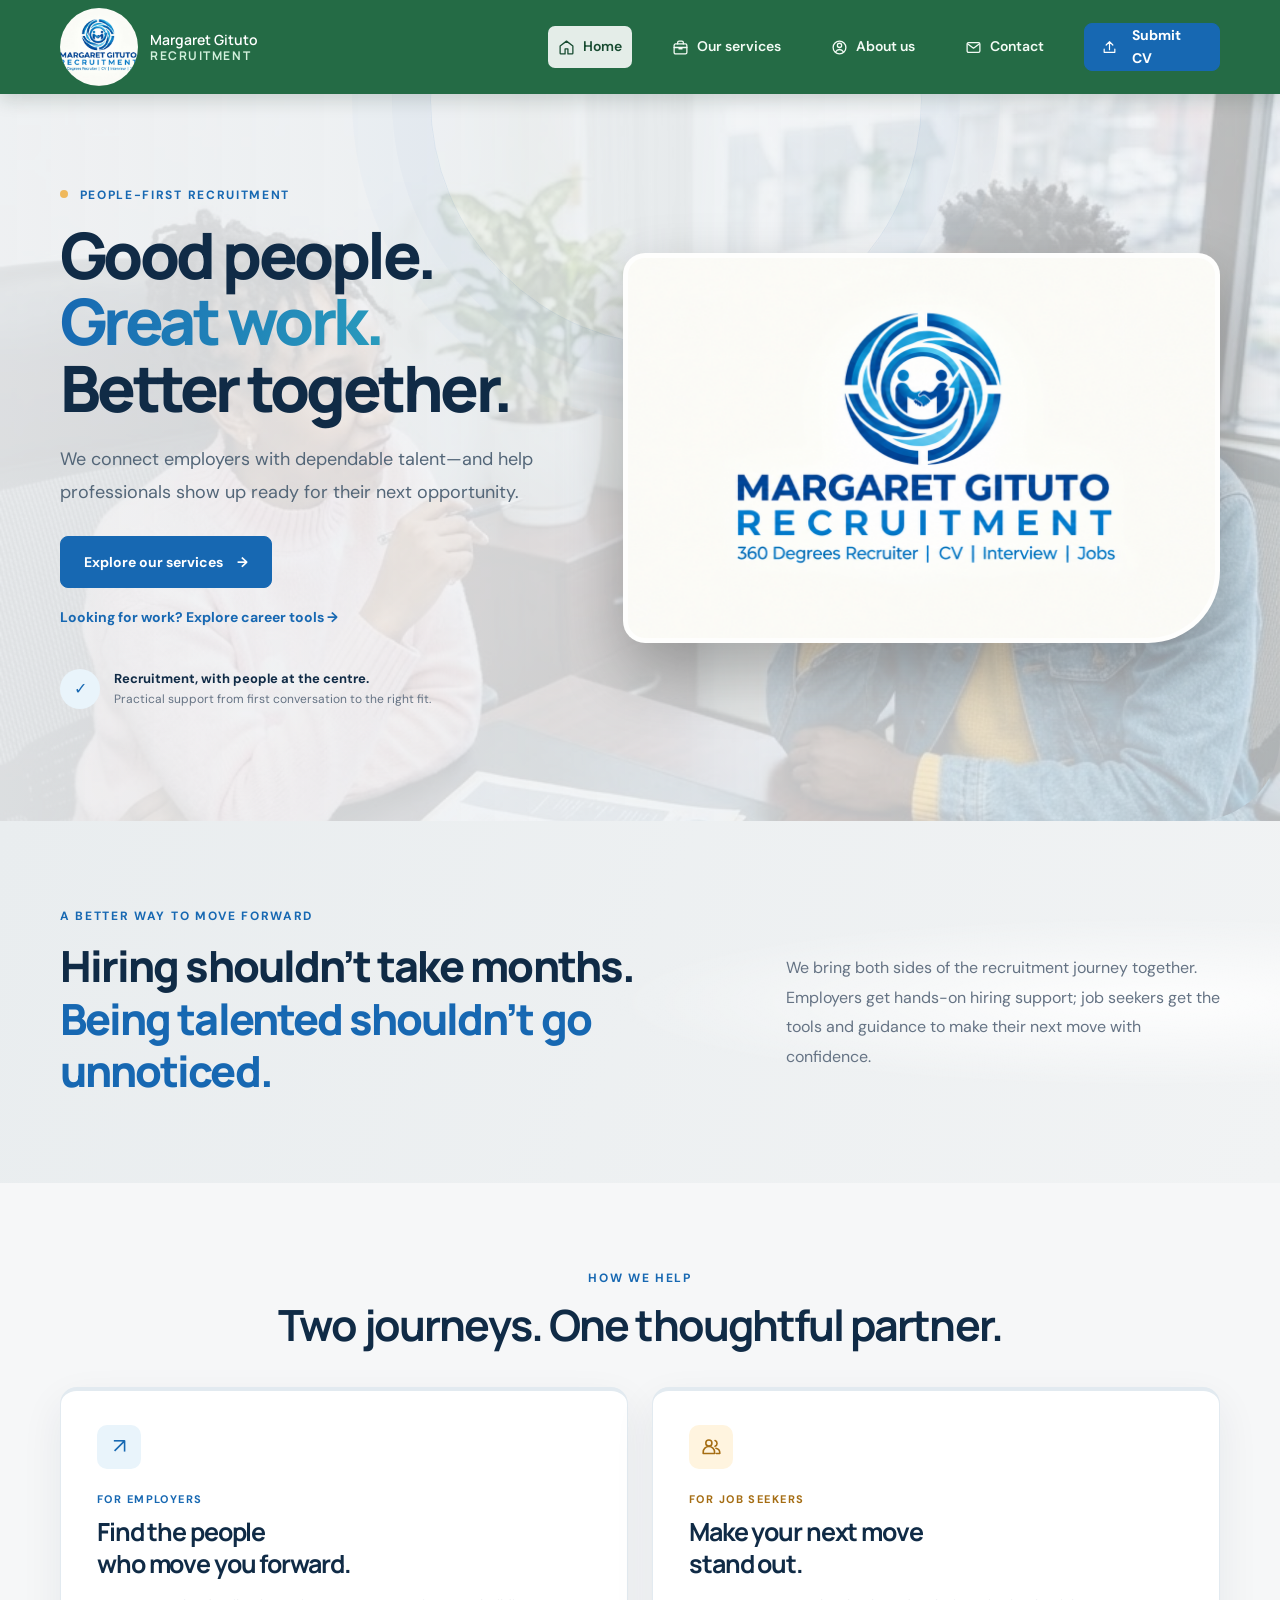
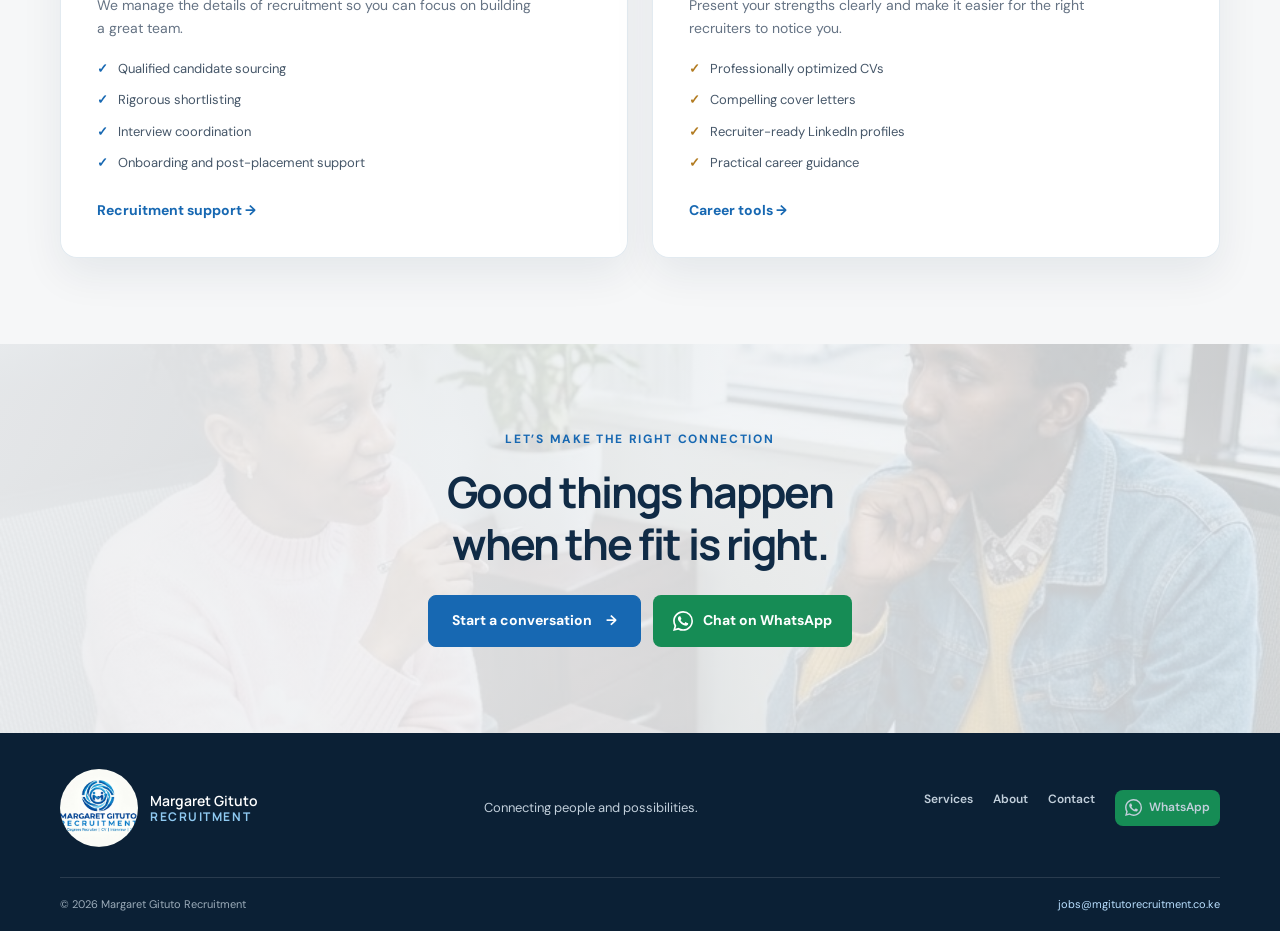
<file: index.html>
<!DOCTYPE html>
<html lang="en">
<head>
    <meta charset="UTF-8">
    <meta name="viewport" content="width=device-width, initial-scale=1.0">
    <meta name="description" content="Thoughtful recruitment support for employers and practical career tools for job seekers from Margaret Gituto Recruitment.">
    <title>Margaret Gituto Recruitment | Find your next right fit</title>
    
</head>
<style>

    @import url('https://fonts.googleapis.com/css2?family=DM+Sans:wght@400;500;600;700&family=Manrope:wght@400;500;600;700;800&display=swap');

:root {
    --navy: #102b46;
    --blue: #1768b2;
    --blue-dark: #0c4e8d;
    --sky: #e9f4fb;
    --cream: #fbf8f1;
    --ink: #203044;
    --muted: #657384;
    --line: #e5eaf0;
    --white: #fff;
    --shadow: 0 20px 55px rgba(16, 43, 70, .09);
}

* { box-sizing: border-box; }

html { scroll-behavior: smooth; }

body {
    margin: 0;
    color: var(--ink);
    background:
        linear-gradient(rgba(241, 243, 245, .76), rgba(241, 243, 245, .76)),
        url("backgroundpic.jpg") center / cover fixed no-repeat;
    font-family: 'DM Sans', 'Segoe UI', sans-serif;
    font-size: 16px;
    line-height: 1.65;
}

a { color: inherit; }

img { display: block; max-width: 100%; }

.container { width: min(1160px, calc(100% - 48px)); margin-inline: auto; }

.site-header {
    position: sticky;
    top: 0;
    z-index: 20;
    background: #246b45;
    box-shadow: 0 5px 18px rgba(17, 48, 31, .18);
}

.navbar {
    min-height: 94px;
    display: flex;
    align-items: center;
    justify-content: space-between;
    gap: 28px;
}

.brand { display: inline-flex; align-items: center; gap: 12px; text-decoration: none; }

.brand-mark {
    width: 78px;
    height: 78px;
    object-fit: cover;
    object-position: center;
    border-radius: 50%;
}

.brand-name {
    display: grid;
    color: var(--navy);
    font-family: 'Manrope', sans-serif;
    font-size: 14px;
    font-weight: 600;
    line-height: 1.25;
}

.brand-name strong { color: var(--blue); font-size: 12px; letter-spacing: .13em; text-transform: uppercase; }

.nav-links { display: flex; align-items: center; gap: 30px; }

.nav-link, .footer-links a {
    color: #536274;
    font-size: 14px;
    font-weight: 600;
    text-decoration: none;
    transition: color .2s ease, background .2s ease;
}

.nav-link:hover, .nav-link.active, .footer-links a:hover { color: #174b30; }

.nav-link {
    display: inline-flex;
    align-items: center;
    gap: 8px;
    padding: 9px 10px;
    border-radius: 7px;
}

.nav-link:hover, .nav-link.active { background: rgba(255, 255, 255, .88); }

.nav-icon {
    width: 17px;
    height: 17px;
    flex: 0 0 17px;
    fill: none;
    stroke: currentColor;
    stroke-linecap: round;
    stroke-linejoin: round;
    stroke-width: 1.8;
}

.button .nav-icon { width: 16px; height: 16px; }

.button {
    display: inline-flex;
    min-height: 52px;
    align-items: center;
    justify-content: center;
    gap: 14px;
    padding: 0 23px;
    border: 1px solid var(--blue);
    border-radius: 8px;
    color: var(--white);
    background: var(--blue);
    font: inherit;
    font-size: 14px;
    font-weight: 700;
    text-decoration: none;
    transition: background .2s ease, transform .2s ease, box-shadow .2s ease;
    cursor: pointer;
}

.button:hover { background: var(--blue-dark); box-shadow: 0 8px 20px rgba(23, 104, 178, .2); transform: translateY(-2px); }
.button-small { min-height: 43px; padding-inline: 16px; }
.button-light { border-color: var(--white); color: var(--navy); background: var(--white); }
.button-light:hover { color: var(--blue-dark); background: #edf5fb; }
.button-full { width: 100%; margin-top: 20px; }
.whatsapp-link {
    display: inline-flex;
    min-height: 52px;
    align-items: center;
    justify-content: center;
    gap: 10px;
    padding: 0 20px;
    border-radius: 8px;
    color: var(--white);
    background: #168c55;
    font-size: 14px;
    font-weight: 700;
    text-decoration: none;
    transition: background .2s ease, transform .2s ease;
}
.whatsapp-link:hover { color: var(--white); background: #117545; transform: translateY(-2px); }
.whatsapp-icon { width: 20px; height: 20px; flex: 0 0 20px; fill: currentColor; }
.closing-actions { display: flex; flex-wrap: wrap; justify-content: center; gap: 12px; }

.hero {
    display: grid;
    grid-template-columns: .92fr 1.08fr;
    align-items: center;
    gap: 55px;
    padding-top: 38px;
    padding-bottom: 82px;
}

.site-header .brand-name { color: #fff; }
.site-header .brand-name strong { color: #d3f0dc; }
.site-header .nav-link { color: #f3fbf5; }
.site-header .nav-link:hover,
.site-header .nav-link.active { color: #174b30; }

.homepage .site-header { background: #246b45; }

.homepage .brand-name { color: #fff; }
.homepage .brand-name strong { color: #d3f0dc; }
.homepage .nav-link { color: #f3fbf5; }
.homepage .nav-link:hover, .homepage .nav-link.active { color: #174b30; }

.homepage .navbar {
    position: relative;
    z-index: 1;
}

.homepage .hero {
    position: relative;
    isolation: isolate;
    width: 100%;
    max-width: none;
    overflow: hidden;
    padding: 66px max(24px, calc((100% - 1160px) / 2)) 86px;
    background:
        linear-gradient(90deg, rgba(241, 243, 245, .91) 0%, rgba(241, 243, 245, .84) 48%, rgba(241, 243, 245, .72) 100%),
        url("backgroundpic.jpg") center 42% / cover no-repeat;
    border-radius: 0 0 84px 0;
}

.homepage .hero::before {
    position: absolute;
    z-index: -1;
    top: -240px;
    right: 28%;
    width: 490px;
    height: 490px;
    border: 1px solid rgba(23, 104, 178, .09);
    border-radius: 50%;
    box-shadow: 0 0 0 38px rgba(23, 104, 178, .025), 0 0 0 78px rgba(23, 104, 178, .02);
    content: "";
}

.homepage .hero-copy {
    position: relative;
    z-index: 1;
}

.homepage h1 {
    color: var(--navy);
    font-weight: 800;
    letter-spacing: -.055em;
    line-height: 1.04;
}

.homepage h1 span {
    color: transparent;
    background: linear-gradient(100deg, #1768b2, #299bbd);
    background-clip: text;
    -webkit-background-clip: text;
}

.homepage .hero-copy .eyebrow { color: var(--blue); }
.homepage .text-link { color: var(--blue); }
.homepage .text-link:hover { color: var(--blue-dark); }
.homepage .hero-note p { color: var(--muted); }
.homepage .hero-note strong { color: var(--navy); }

.homepage .hero-description {
    color: #536678;
    font-size: 18px;
}

.homepage .hero-image {
    min-height: 0;
    aspect-ratio: 1.53;
    border: 5px solid rgba(255, 255, 255, .78);
    border-radius: 22px 22px 72px 22px;
    background-color: #fbfaf6;
    background-image: url("homepage-background.png");
    background-position: center;
    background-size: cover;
    box-shadow: 0 28px 65px rgba(0, 0, 0, .28);
}

.homepage .hero-image .image-caption { display: none; }

.homepage .intro-section {
    position: relative;
    overflow: hidden;
    background:
        radial-gradient(ellipse at 90% 50%, rgba(255, 255, 255, .9), transparent 33%),
        linear-gradient(110deg, #e9edef, #f1f3f4);
}

.homepage .intro-grid h2 {
    color: var(--navy);
    font-weight: 800;
}

.homepage .pathways-section {
    background: #f6f7f8;
}

.homepage .section-heading h2 { color: var(--navy); }
.homepage .section-heading .eyebrow,
.homepage .intro-grid .eyebrow { color: var(--blue); }
.homepage .section-lead { color: var(--muted); }

.homepage .pathway-card {
    border-color: #e2eaf0;
    background: #fff;
}

.homepage .pathway-card h3 { color: var(--navy); }
.homepage .pathway-card > p:not(.card-kicker) { color: var(--muted); }
.homepage .check-list { color: #465769; }
.homepage .employer-card .card-icon { color: var(--blue); background: var(--sky); }
.homepage .seeker-card .card-icon { color: #a56d13; background: #fff4df; }
.homepage .card-icon svg { width: 21px; height: 21px; fill: none; stroke: currentColor; stroke-linecap: round; stroke-linejoin: round; stroke-width: 1.8; }
.homepage .card-kicker { color: var(--blue); }
.homepage .seeker-card .card-kicker { color: #a56d13; }

.homepage .cv-section {
    background: #e9edef;
}

.homepage .cv-panel {
    border: 1px solid #e0e9ef;
    color: var(--ink);
    background: #fff;
    box-shadow: var(--shadow);
}

.homepage .cv-copy h2 { color: var(--navy); }
.homepage .cv-copy > p:not(.eyebrow) { color: var(--muted); }
.homepage .cv-note span, .homepage .eyebrow-light { color: var(--blue); }
.homepage .cv-form label:not(.upload-label) { color: var(--navy); }
.homepage .cv-form input:not([type="file"]) {
    border-color: #d8e2e9;
    color: var(--ink);
    background: #f9fbfc;
}

.homepage .cv-form input::placeholder { color: #82909c; }
.homepage .optional { color: #748392; }

.homepage .upload-label {
    border-color: #a8c9dd;
    color: var(--navy);
    background: #f4f9fc;
}

.homepage .upload-label:hover { border-color: var(--blue); background: #edf6fb; }
.homepage .upload-icon { color: var(--white); background: var(--blue); }
.homepage .upload-label small { color: var(--muted); }
.homepage .button-light { border-color: var(--blue); color: var(--white); background: var(--blue); }
.homepage .button-light:hover { color: var(--white); background: var(--blue-dark); }
.homepage .form-message { color: var(--blue-dark); }

.homepage .closing-section {
    background:
        linear-gradient(90deg, rgba(241, 243, 245, .94), rgba(241, 243, 245, .82)),
        url("backgroundpic.jpg") center 48% / cover no-repeat;
}

.homepage .closing-content .eyebrow { color: var(--blue); }
.homepage .closing-content h2 { color: var(--navy); }

.homepage .pathway-card {
    position: relative;
    overflow: hidden;
    border-radius: 17px;
    box-shadow: 0 16px 42px rgba(16, 43, 70, .075);
    transition: transform .25s ease, box-shadow .25s ease;
}

.homepage .pathway-card:hover {
    transform: translateY(-5px);
    box-shadow: 0 23px 48px rgba(16, 43, 70, .12);
}

.homepage .closing-section {
    background:
        linear-gradient(90deg, rgba(241, 243, 245, .94), rgba(241, 243, 245, .82)),
        url("backgroundpic.jpg") center 48% / cover no-repeat;
}

.hero-copy { padding: 26px 0; }
.eyebrow { margin: 0 0 16px; color: var(--blue); font-size: 12px; font-weight: 700; letter-spacing: .14em; text-transform: uppercase; }
.eyebrow-dot { display: inline-block; width: 8px; height: 8px; margin-right: 7px; border-radius: 50%; background: #efb85c; vertical-align: 1px; }

h1, h2, h3, p { margin-top: 0; }

h1, h2, h3 { color: var(--navy); font-family: 'Manrope', 'Segoe UI', sans-serif; letter-spacing: -.045em; }

h1 { margin-bottom: 22px; font-size: clamp(42px, 5vw, 66px); font-weight: 700; line-height: 1.1; }
h1 span, .intro-grid h2 span { color: var(--blue); }

.hero-description { max-width: 500px; margin-bottom: 28px; color: var(--muted); font-size: 17px; line-height: 1.8; }
.hero-actions { display: flex; flex-wrap: wrap; align-items: center; gap: 18px 22px; }
.text-link { color: var(--blue); font-size: 14px; font-weight: 700; text-decoration: none; }
.text-link:hover { color: var(--blue-dark); }
.text-link span, .button span { transition: transform .2s ease; }
.text-link:hover span, .button:hover span { display: inline-block; transform: translateX(3px); }

.hero-note { display: flex; align-items: center; gap: 14px; margin-top: 40px; }
.note-icon { display: grid; width: 40px; height: 40px; place-items: center; border-radius: 50%; color: var(--blue); background: var(--sky); }
.hero-note p { margin: 0; color: var(--muted); font-size: 12px; line-height: 1.6; }
.hero-note strong { color: var(--navy); font-size: 13px; }

.hero-image {
    position: relative;
    min-height: 515px;
    overflow: hidden;
    border-radius: 18px;
    background: var(--sky) url("backgroundpic.jpg") center 44% / cover no-repeat;
    box-shadow: var(--shadow);
}

.image-caption { position: absolute; right: 22px; bottom: 22px; left: 22px; display: flex; align-items: center; gap: 13px; padding: 16px 18px; border-radius: 10px; background: rgba(255,255,255,.95); box-shadow: 0 8px 28px rgba(16,43,70,.12); }
.caption-icon { display: grid; width: 38px; height: 38px; flex: 0 0 38px; place-items: center; border-radius: 50%; color: var(--white); background: var(--blue); font-weight: 700; }
.image-caption strong, .image-caption small { display: block; }
.image-caption strong { color: var(--navy); font-size: 13px; }
.image-caption small { color: var(--muted); font-size: 12px; }

.section-pad { padding: 86px 0; }
.intro-section { background: var(--cream); }
.intro-grid { display: grid; grid-template-columns: 1.2fr .8fr; align-items: center; gap: 75px; }
.intro-grid h2, .section-heading h2, .closing-content h2 { margin-bottom: 0; font-size: clamp(30px, 3.5vw, 43px); line-height: 1.22; }
.intro-grid .eyebrow { margin-bottom: 13px; }
.section-lead { margin: 20px 0 0; color: var(--muted); line-height: 1.85; }

.pathways-section { background: #fff; }
.section-heading { margin-bottom: 35px; text-align: center; }
.section-heading .eyebrow { margin-bottom: 10px; }
.pathway-grid { display: grid; grid-template-columns: repeat(2, 1fr); gap: 24px; }
.pathway-card { padding: 34px 36px; border: 1px solid var(--line); border-radius: 14px; background: var(--white); box-shadow: 0 10px 32px rgba(16,43,70,.045); }
.employer-card { border-top: 4px solid var(--blue); }
.seeker-card { border-top: 4px solid #e8ad50; }
.card-icon { display: grid; width: 44px; height: 44px; margin-bottom: 21px; place-items: center; border-radius: 10px; color: var(--blue); background: var(--sky); font-size: 21px; }
.card-icon svg { width: 21px; height: 21px; fill: none; stroke: currentColor; stroke-linecap: round; stroke-linejoin: round; stroke-width: 1.8; }
.seeker-card .card-icon { color: #a56d13; background: #fff4df; }
.card-kicker { margin-bottom: 8px; color: var(--blue); font-size: 11px; font-weight: 700; letter-spacing: .13em; text-transform: uppercase; }
.seeker-card .card-kicker { color: #a56d13; }
.pathway-card h3 { margin-bottom: 13px; font-size: 25px; line-height: 1.3; }
.pathway-card > p:not(.card-kicker) { max-width: 440px; margin-bottom: 18px; color: var(--muted); font-size: 14px; }
.check-list { display: grid; gap: 10px; margin: 0 0 23px; padding: 0; list-style: none; color: #465769; font-size: 13px; }
.check-list li::before { content: "✓"; margin-right: 10px; color: var(--blue); font-weight: 700; }
.seeker-card .check-list li::before { color: #b27b20; }

.cv-section { background: var(--sky); }
.cv-panel { display: grid; grid-template-columns: .9fr 1.1fr; gap: 70px; padding: 55px 62px; border-radius: 18px; color: var(--white); background: var(--navy); }
.eyebrow-light { color: #a9d8fa; }
.cv-copy h2 { margin-bottom: 18px; color: var(--white); font-size: clamp(38px, 4vw, 53px); line-height: 1.1; }
.cv-copy > p:not(.eyebrow) { max-width: 420px; color: #cad7e4; font-size: 14px; line-height: 1.8; }
.cv-note { display: flex; gap: 9px; margin-top: 25px; font-size: 12px !important; }
.cv-note span { color: #a9d8fa; }
.cv-form { display: grid; align-content: center; }
.cv-form label:not(.upload-label) { margin: 0 0 6px; color: #f3f7fb; font-size: 12px; font-weight: 600; }
.cv-form input:not([type="file"]) { width: 100%; min-height: 46px; margin-bottom: 15px; padding: 0 13px; border: 1px solid rgba(255,255,255,.22); border-radius: 6px; outline: none; color: var(--white); background: rgba(255,255,255,.08); font: inherit; font-size: 13px; }
.cv-form input::placeholder { color: #aab9c8; }
.cv-form input:focus { border-color: #9bd3fb; box-shadow: 0 0 0 3px rgba(155,211,251,.17); }
.optional { color: #aab9c8; font-weight: 400; }
.upload-label { display: flex; min-height: 64px; align-items: center; gap: 13px; margin-top: 3px; padding: 10px 13px; border: 1px dashed rgba(255,255,255,.48); border-radius: 7px; color: var(--white); cursor: pointer; }
.upload-label:hover { border-color: #9bd3fb; background: rgba(255,255,255,.06); }
.upload-icon { display: grid; width: 37px; height: 37px; place-items: center; border-radius: 6px; color: var(--navy); background: #d7edfc; font-size: 21px; }
.upload-label strong, .upload-label small { display: block; }
.upload-label strong { font-size: 13px; }
.upload-label small { max-width: 350px; overflow: hidden; color: #b9c9d8; font-size: 11px; text-overflow: ellipsis; white-space: nowrap; }
.visually-hidden { position: absolute; width: 1px; height: 1px; overflow: hidden; clip: rect(0,0,0,0); white-space: nowrap; clip-path: inset(50%); }
.visually-hidden:focus + .button { outline: 2px solid #9bd3fb; }
.form-message { min-height: 20px; margin: 9px 0 0; color: #cce8fb; font-size: 12px; }

.closing-section {
    position: relative;
    overflow: hidden;
    background:
        linear-gradient(90deg, rgba(10, 34, 57, .88), rgba(10, 34, 57, .56)),
        url("backgroundpic.jpg") center 48% / cover no-repeat;
    text-align: center;
}

.closing-content { position: relative; z-index: 1; }
.closing-content .eyebrow { color: #b7dcf6; }
.closing-content h2 { margin-bottom: 24px; color: var(--white); }

.site-footer { color: #c2cfdb; background: #0b2035; }
.footer-main { display: flex; align-items: center; justify-content: space-between; gap: 25px; padding-top: 36px; padding-bottom: 30px; }
.footer-brand .brand-name { color: var(--white); }
.footer-brand .brand-name strong { color: #8fc9f1; }
.footer-main > p { margin: 0; font-size: 13px; }
.footer-links { display: flex; flex-wrap: wrap; gap: 20px; }
.footer-links a { color: #c2cfdb; font-size: 12px; }
.footer-links .whatsapp-link { min-height: 36px; gap: 7px; padding: 0 10px; font-size: 12px; }
.footer-links .whatsapp-icon { width: 17px; height: 17px; flex-basis: 17px; }
.footer-bottom { display: flex; justify-content: space-between; gap: 20px; padding-top: 17px; padding-bottom: 18px; border-top: 1px solid rgba(255,255,255,.12); color: #9babb9; font-size: 11px; }
.footer-bottom a { color: #b9dfff; text-decoration: none; }

.page-hero {
    position: relative;
    overflow: hidden;
    padding: 88px 0 94px;
    background:
        linear-gradient(90deg, rgba(10, 34, 57, .93) 0%, rgba(10, 34, 57, .79) 52%, rgba(10, 34, 57, .50) 100%),
        url("backgroundpic.jpg") center 40% / cover no-repeat;
}

.page-hero-inner { max-width: 780px; }
.page-hero .eyebrow { color: #b7dcf6; }
.page-hero h1 { margin-bottom: 18px; color: var(--white); font-size: clamp(40px, 5vw, 58px); }
.page-hero p:not(.eyebrow) { max-width: 680px; margin-bottom: 0; color: #e0eaf2; font-size: 17px; line-height: 1.8; }
.content-section { padding: 70px 0 90px; }
.content-section h2 { margin-bottom: 15px; font-size: 30px; }
.content-section p { color: var(--muted); }
.service-blocks { display: grid; grid-template-columns: repeat(2, 1fr); gap: 22px; }
.service-block { padding: 31px; border: 1px solid var(--line); border-radius: 12px; box-shadow: 0 10px 30px rgba(16,43,70,.04); }
.service-block h2 { font-size: 22px; }
.service-block .check-list { margin-top: 22px; }
.service-block .check-list li { font-size: 14px; }
.about-grid { display: grid; grid-template-columns: 1fr 1fr; align-items: center; gap: 58px; }
.about-image { min-height: 380px; border-radius: 14px; background: var(--sky) url("backgroundpic.jpg") center / cover no-repeat; }
.about-copy h2 { margin-bottom: 16px; }
.manager-section { padding: 75px 0 90px; background: #f3f7fa; }
.manager-section .section-heading { margin-bottom: 30px; }
.manager-card { display: grid; max-width: 930px; grid-template-columns: .72fr 1.28fr; align-items: center; gap: 42px; margin: 0 auto; padding: 30px; border: 1px solid var(--line); border-radius: 16px; background: var(--white); box-shadow: var(--shadow); }
.manager-photo { width: 100%; max-height: 430px; aspect-ratio: 4 / 5; border-radius: 11px; object-fit: cover; object-position: center 35%; background: var(--sky); }
.manager-copy h2 { margin-bottom: 3px; font-size: 32px; }
.manager-copy p:not(.eyebrow) { color: var(--muted); line-height: 1.8; }
.manager-copy .eyebrow { margin-bottom: 9px; }
.manager-copy .manager-title { margin-bottom: 18px; color: var(--blue); font-size: 13px; font-weight: 700; }
.manager-copy .text-link { display: inline-block; margin-top: 5px; }
.contact-card { display: flex; flex-wrap: wrap; align-items: center; justify-content: space-between; gap: 24px; padding: 34px; border: 1px solid var(--line); border-radius: 12px; }
.contact-card p { margin-bottom: 7px; }
.contact-email { color: var(--blue); font-weight: 700; text-decoration: none; }

:focus-visible { outline: 3px solid #e8ad50; outline-offset: 3px; }

@media (max-width: 900px) {
    .nav-links { gap: 17px; }
    .hero { gap: 32px; }
    .hero-image { min-height: 450px; }
    .intro-grid { gap: 35px; }
    .cv-panel { gap: 42px; padding: 45px; }
    .footer-main { flex-wrap: wrap; }
    .footer-main > p { order: 3; width: 100%; }
}

@media (max-width: 700px) {
    .container { width: min(100% - 36px, 540px); }
    .navbar {
        min-height: auto;
        display: grid;
        grid-template-columns: minmax(0, 1fr);
        align-items: start;
        gap: 6px;
        padding-top: 10px;
        padding-bottom: 10px;
    }
    .brand { min-width: 0; gap: 8px; }
    .brand-mark { width: 62px; height: 62px; }
    .brand-name { font-size: 12px; }
    .brand-name strong { font-size: 10px; }
    .nav-links {
        width: 100%;
        min-width: 0;
        flex-direction: row;
        align-items: center;
        justify-content: flex-start;
        gap: 6px;
        overflow-x: auto;
        overscroll-behavior-x: contain;
    }
    .nav-link { flex: 0 0 auto; gap: 6px; padding: 5px 7px; font-size: 12px; white-space: nowrap; }
    .nav-links .button {
        display: inline-flex;
        flex: 0 0 auto;
        min-height: 27px;
        gap: 5px;
        padding: 3px 7px;
        border-color: rgba(255, 255, 255, .75);
        border-radius: 6px;
        color: #174b30;
        background: #fff;
        font-size: 11px;
    }
    .nav-links .button .nav-icon { width: 14px; height: 14px; }
    .hero { grid-template-columns: 1fr; gap: 22px; padding-top: 25px; padding-bottom: 56px; }
    .homepage .hero { padding: 40px max(18px, calc((100% - 540px) / 2)) 56px; border-radius: 0 0 48px 0; }
    .hero-copy { padding: 8px 0 0; }
    h1 { font-size: clamp(42px, 12vw, 58px); }
    .homepage h1 { color: var(--navy); }
    .hero-description { font-size: 15px; }
    .hero-image { min-height: 360px; }
    .homepage .hero-image { min-height: 0; border-radius: 18px 18px 48px 18px; }
    .hero-note { margin-top: 26px; }
    .section-pad { padding: 62px 0; }
    .intro-grid, .pathway-grid, .cv-panel, .service-blocks, .about-grid { grid-template-columns: 1fr; }
    .intro-grid { gap: 17px; }
    .intro-grid h2, .section-heading h2 { font-size: 31px; }
    .section-lead { margin-top: 0; }
    .section-heading { margin-bottom: 24px; }
    .pathway-card { padding: 27px 24px; }
    .cv-panel { gap: 26px; padding: 32px 24px; }
    .cv-copy h2 { font-size: 42px; }
    .about-grid { gap: 30px; }
    .about-image { min-height: 300px; }
    .manager-section { padding: 55px 0 65px; }
    .manager-card { max-width: 480px; grid-template-columns: 1fr; gap: 24px; padding: 20px; }
    .manager-photo { width: min(100%, 300px); max-height: 350px; margin: 0 auto; }
    .page-hero { padding: 62px 0; background-position: center, 53% 40%; }
    .content-section { padding: 50px 0 65px; }
    .footer-main { align-items: flex-start; }
    .footer-links { gap: 12px 17px; }
}

@media (max-width: 420px) {
    .brand-mark { width: 54px; height: 54px; }
    .nav-link { padding: 3px 5px; }
    .hero-actions { align-items: flex-start; flex-direction: column; }
    .hero-image { min-height: 310px; }
    .image-caption { right: 12px; bottom: 12px; left: 12px; padding: 12px; }
    .footer-bottom { flex-direction: column; gap: 5px; }
}

@media (prefers-reduced-motion: reduce) {
    *, *::before, *::after { scroll-behavior: auto !important; transition-duration: .01ms !important; }
}

</style>

<body class="homepage">
    <header class="site-header">
        <nav class="navbar container" aria-label="Main navigation">
            <a class="brand" href="index.html" aria-label="Margaret Gituto Recruitment home">
                <img src="logo.jpg" alt="" class="brand-mark">
                <span class="brand-name">Margaret Gituto <strong>Recruitment</strong></span>
            </a>
            <div class="nav-links">
                <a class="nav-link active" href="index.html" aria-current="page">
                    <svg class="nav-icon" viewBox="0 0 24 24" aria-hidden="true" focusable="false"><path d="m3 10 9-7 9 7v10a1 1 0 0 1-1 1h-6v-7h-4v7H4a1 1 0 0 1-1-1z"/></svg>
                    <span>Home</span>
                </a>
                <a class="nav-link" href="our services.html">
                    <svg class="nav-icon" viewBox="0 0 24 24" aria-hidden="true" focusable="false"><rect x="3" y="7" width="18" height="14" rx="2"/><path d="M8 7V5a2 2 0 0 1 2-2h4a2 2 0 0 1 2 2v2M3 12h18m-11 0v2h4v-2"/></svg>
                    <span>Our services</span>
                </a>
                <a class="nav-link" href="about us.html">
                    <svg class="nav-icon" viewBox="0 0 24 24" aria-hidden="true" focusable="false"><circle cx="12" cy="12" r="9"/><circle cx="12" cy="9" r="3"/><path d="M6.7 18a6 6 0 0 1 10.6 0"/></svg>
                    <span>About us</span>
                </a>
                <a class="nav-link" href="contact us.html">
                    <svg class="nav-icon" viewBox="0 0 24 24" aria-hidden="true" focusable="false"><rect x="3" y="5" width="18" height="14" rx="2"/><path d="m4 7 8 6 8-6"/></svg>
                    <span>Contact</span>
                </a>
                <a class="button button-small nav-submit" href="mailto:jobs@mgitutorecruitment.co.ke?subject=CV%20Submission">
                    <svg class="nav-icon" viewBox="0 0 24 24" aria-hidden="true" focusable="false"><path d="M12 16V4m-5 5 5-5 5 5M4 15v5h16v-5"/></svg>
                    <span>Submit CV</span>
                </a>
            </div>
        </nav>
    </header>

    <main>
        <section class="hero container">
            <div class="hero-copy">
                <p class="eyebrow"><span class="eyebrow-dot"></span> People-first recruitment</p>
                <h1>Good people.<br><span>Great work.</span><br>Better together.</h1>
                <p class="hero-description">We connect employers with dependable talent—and help professionals show up ready for their next opportunity.</p>
                <div class="hero-actions">
                    <a class="button" href="our services.html">Explore our services <span aria-hidden="true">→</span></a>
                    <a class="text-link" href="our services.html#job-seekers">Looking for work? Explore career tools <span aria-hidden="true">→</span></a>
                </div>
                <div class="hero-note">
                    <span class="note-icon" aria-hidden="true">✓</span>
                    <p><strong>Recruitment, with people at the centre.</strong><br>Practical support from first conversation to the right fit.</p>
                </div>
            </div>
            <div class="hero-image" role="img" aria-label="Margaret Gituto Recruitment logo and recruitment services tagline">
                <div class="image-caption">
                    <span class="caption-icon" aria-hidden="true">✓</span>
                    <span><strong>Every step, supported</strong><small>From the first search to settling in</small></span>
                </div>
            </div>
        </section>

        <section class="intro-section section-pad">
            <div class="container intro-grid">
                <div>
                    <p class="eyebrow">A better way to move forward</p>
                    <h2>Hiring shouldn’t take months.<br><span>Being talented shouldn’t go unnoticed.</span></h2>
                </div>
                <p class="section-lead">We bring both sides of the recruitment journey together. Employers get hands-on hiring support; job seekers get the tools and guidance to make their next move with confidence.</p>
            </div>
        </section>

        <section class="pathways-section section-pad">
            <div class="container">
                <div class="section-heading">
                    <p class="eyebrow">How we help</p>
                    <h2>Two journeys. One thoughtful partner.</h2>
                </div>
                <div class="pathway-grid">
                    <article class="pathway-card employer-card">
                        <div class="card-icon" aria-hidden="true">↗</div>
                        <p class="card-kicker">For employers</p>
                        <h3>Find the people<br>who move you forward.</h3>
                        <p>We manage the details of recruitment so you can focus on building a great team.</p>
                        <ul class="check-list">
                            <li>Qualified candidate sourcing</li>
                            <li>Rigorous shortlisting</li>
                            <li>Interview coordination</li>
                            <li>Onboarding and post-placement support</li>
                        </ul>
                        <a class="text-link" href="our services.html#employers">Recruitment support <span aria-hidden="true">→</span></a>
                    </article>
                    <article class="pathway-card seeker-card">
                        <div class="card-icon" aria-hidden="true">
                            <svg viewBox="0 0 24 24" focusable="false"><circle cx="9" cy="8" r="3.5"/><path d="M2.5 20v-1.5a6.5 6.5 0 0 1 13 0V20zM16 5.2a3.5 3.5 0 0 1 0 6.6M17 14a5.5 5.5 0 0 1 4.5 5.4V20h-4"/></svg>
                        </div>
                        <p class="card-kicker">For job seekers</p>
                        <h3>Make your next move<br>stand out.</h3>
                        <p>Present your strengths clearly and make it easier for the right recruiters to notice you.</p>
                        <ul class="check-list">
                            <li>Professionally optimized CVs</li>
                            <li>Compelling cover letters</li>
                            <li>Recruiter-ready LinkedIn profiles</li>
                            <li>Practical career guidance</li>
                        </ul>
                        <a class="text-link" href="our services.html#job-seekers">Career tools <span aria-hidden="true">→</span></a>
                    </article>
                </div>
            </div>
        </section>

        <section class="closing-section section-pad">
            <div class="container closing-content">
                <p class="eyebrow">Let’s make the right connection</p>
                <h2>Good things happen<br>when the fit is right.</h2>
                <div class="closing-actions">
                    <a class="button" href="contact us.html">Start a conversation <span aria-hidden="true">→</span></a>
                    <a class="whatsapp-link" href="https://wa.me/254737136419" target="_blank" rel="noopener noreferrer">
                        <svg class="whatsapp-icon" viewBox="0 0 24 24" aria-hidden="true" focusable="false"><path d="M20.52 3.48A11.87 11.87 0 0 0 12.06 0C5.48 0 .13 5.34.13 11.92c0 2.1.55 4.15 1.6 5.96L.03 24l6.27-1.64a11.9 11.9 0 0 0 5.75 1.47h.01c6.57 0 11.92-5.35 11.93-11.92a11.86 11.86 0 0 0-3.47-8.43ZM12.06 21.8h-.01a9.9 9.9 0 0 1-5.04-1.38l-.36-.21-3.72.98.99-3.63-.24-.37a9.88 9.88 0 0 1-1.52-5.27c0-5.48 4.46-9.94 9.95-9.94a9.88 9.88 0 0 1 7.03 2.91 9.88 9.88 0 0 1 2.9 7.04c0 5.48-4.46 9.94-9.98 9.94Zm5.46-7.45c-.3-.15-1.77-.87-2.04-.97-.28-.1-.48-.15-.68.15-.2.3-.78.97-.96 1.17-.18.2-.35.22-.65.07-.3-.15-1.26-.47-2.4-1.48-.89-.79-1.49-1.77-1.67-2.07-.18-.3-.02-.46.13-.61.13-.13.3-.35.45-.53.15-.18.2-.3.3-.5.1-.2.05-.38-.03-.53-.08-.15-.67-1.62-.92-2.22-.24-.58-.49-.5-.67-.51h-.57c-.2 0-.53.08-.8.38-.28.3-1.05 1.02-1.05 2.49s1.08 2.89 1.23 3.09c.15.2 2.12 3.23 5.13 4.53.72.31 1.28.5 1.72.64.72.23 1.37.2 1.89.12.58-.09 1.77-.72 2.02-1.42.25-.7.25-1.3.18-1.42-.08-.12-.28-.2-.58-.35Z"/></svg>
                        <span>Chat on WhatsApp</span>
                    </a>
                </div>
            </div>
        </section>
    </main>

    <footer class="site-footer">
        <div class="container footer-main">
            <a class="brand footer-brand" href="home.html">
                <img src="logo.jpg" alt="" class="brand-mark">
                <span class="brand-name">Margaret Gituto <strong>Recruitment</strong></span>
            </a>
            <p>Connecting people and possibilities.</p>
            <div class="footer-links">
                <a href="our services.html">Services</a>
                <a href="about us.html">About</a>
                <a href="contact us.html">Contact</a>
                <a class="whatsapp-link" href="https://wa.me/254737136419" target="_blank" rel="noopener noreferrer" aria-label="Chat with Margaret Gituto Recruitment on WhatsApp">
                    <svg class="whatsapp-icon" viewBox="0 0 24 24" aria-hidden="true" focusable="false"><path d="M20.52 3.48A11.87 11.87 0 0 0 12.06 0C5.48 0 .13 5.34.13 11.92c0 2.1.55 4.15 1.6 5.96L.03 24l6.27-1.64a11.9 11.9 0 0 0 5.75 1.47h.01c6.57 0 11.92-5.35 11.93-11.92a11.86 11.86 0 0 0-3.47-8.43ZM12.06 21.8h-.01a9.9 9.9 0 0 1-5.04-1.38l-.36-.21-3.72.98.99-3.63-.24-.37a9.88 9.88 0 0 1-1.52-5.27c0-5.48 4.46-9.94 9.95-9.94a9.88 9.88 0 0 1 7.03 2.91 9.88 9.88 0 0 1 2.9 7.04c0 5.48-4.46 9.94-9.98 9.94Zm5.46-7.45c-.3-.15-1.77-.87-2.04-.97-.28-.1-.48-.15-.68.15-.2.3-.78.97-.96 1.17-.18.2-.35.22-.65.07-.3-.15-1.26-.47-2.4-1.48-.89-.79-1.49-1.77-1.67-2.07-.18-.3-.02-.46.13-.61.13-.13.3-.35.45-.53.15-.18.2-.3.3-.5.1-.2.05-.38-.03-.53-.08-.15-.67-1.62-.92-2.22-.24-.58-.49-.5-.67-.51h-.57c-.2 0-.53.08-.8.38-.28.3-1.05 1.02-1.05 2.49s1.08 2.89 1.23 3.09c.15.2 2.12 3.23 5.13 4.53.72.31 1.28.5 1.72.64.72.23 1.37.2 1.89.12.58-.09 1.77-.72 2.02-1.42.25-.7.25-1.3.18-1.42-.08-.12-.28-.2-.58-.35Z"/></svg>
                    <span>WhatsApp</span>
                </a>
            </div>
        </div>
        <div class="container footer-bottom"><span>© 2026 Margaret Gituto Recruitment</span><a href="mailto:jobs@mgitutorecruitment.co.ke">jobs@mgitutorecruitment.co.ke</a></div>
    </footer>

</body>
</html>
</file>
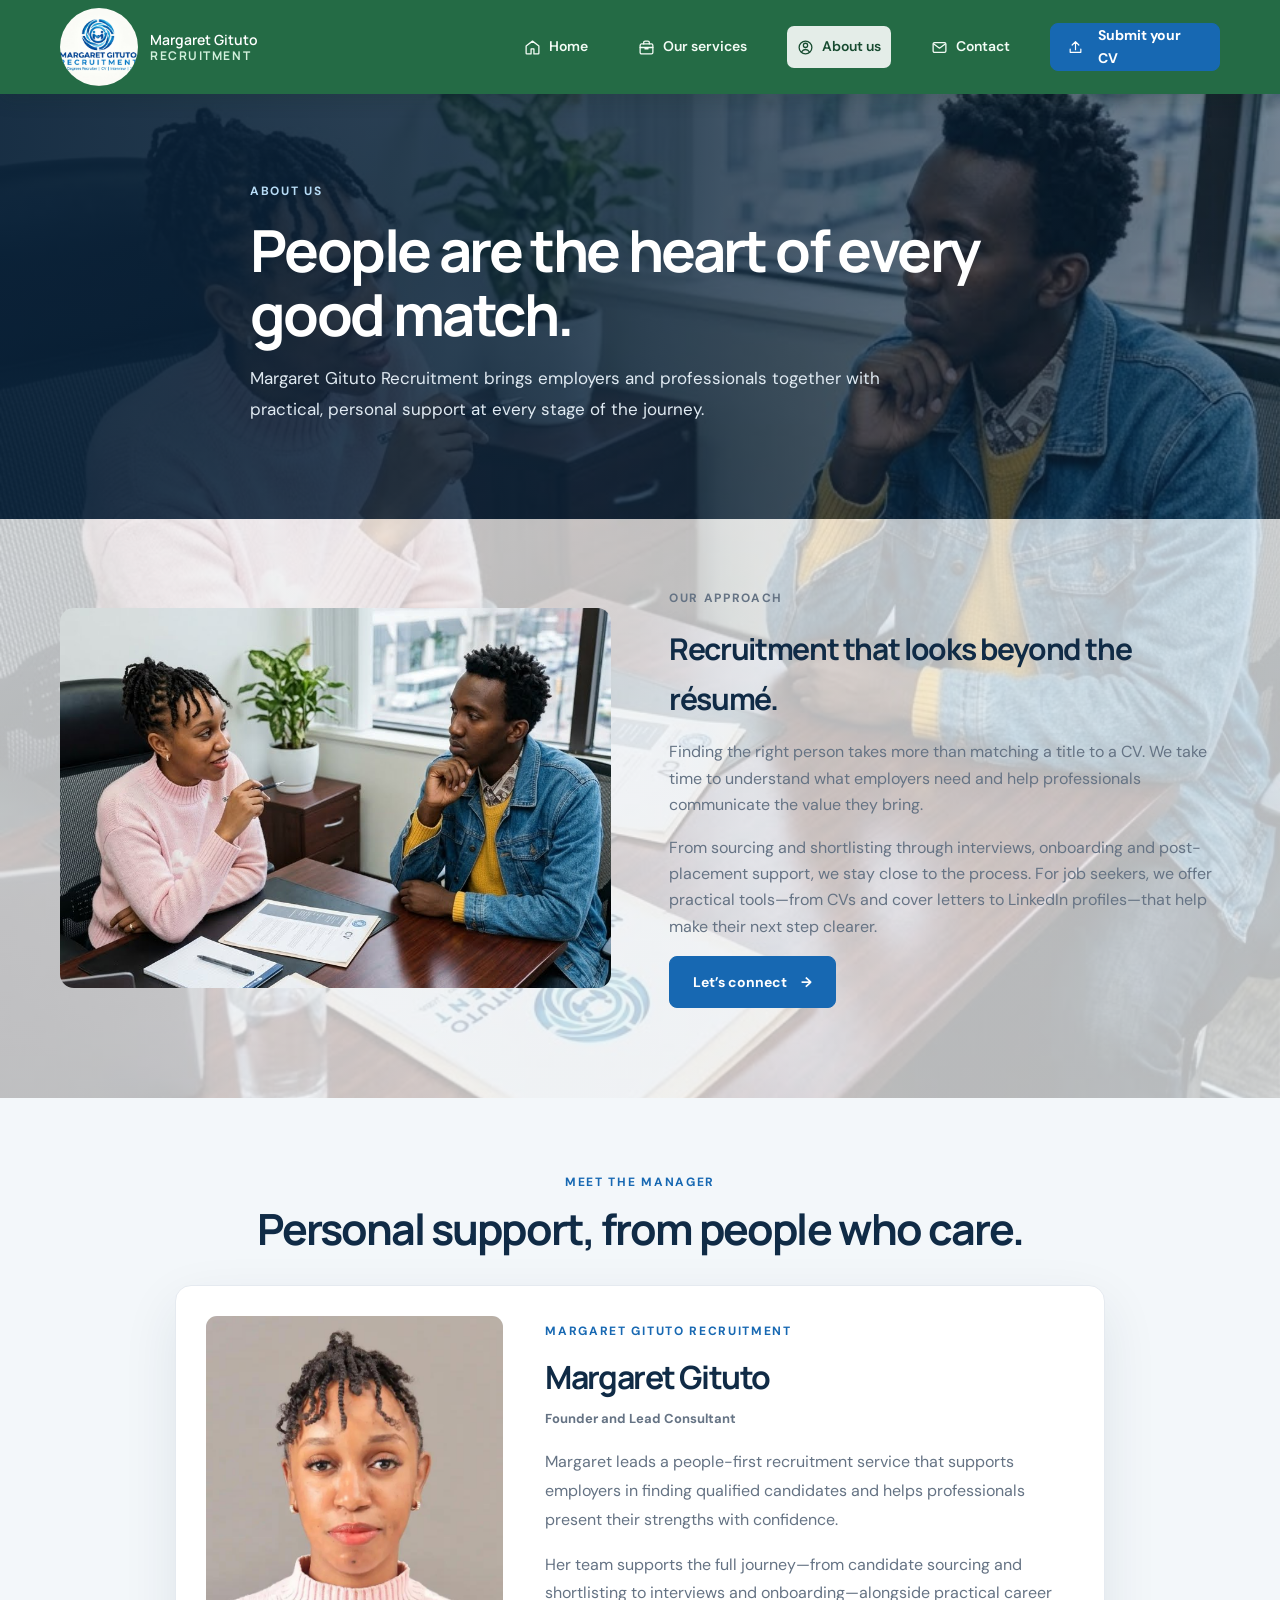
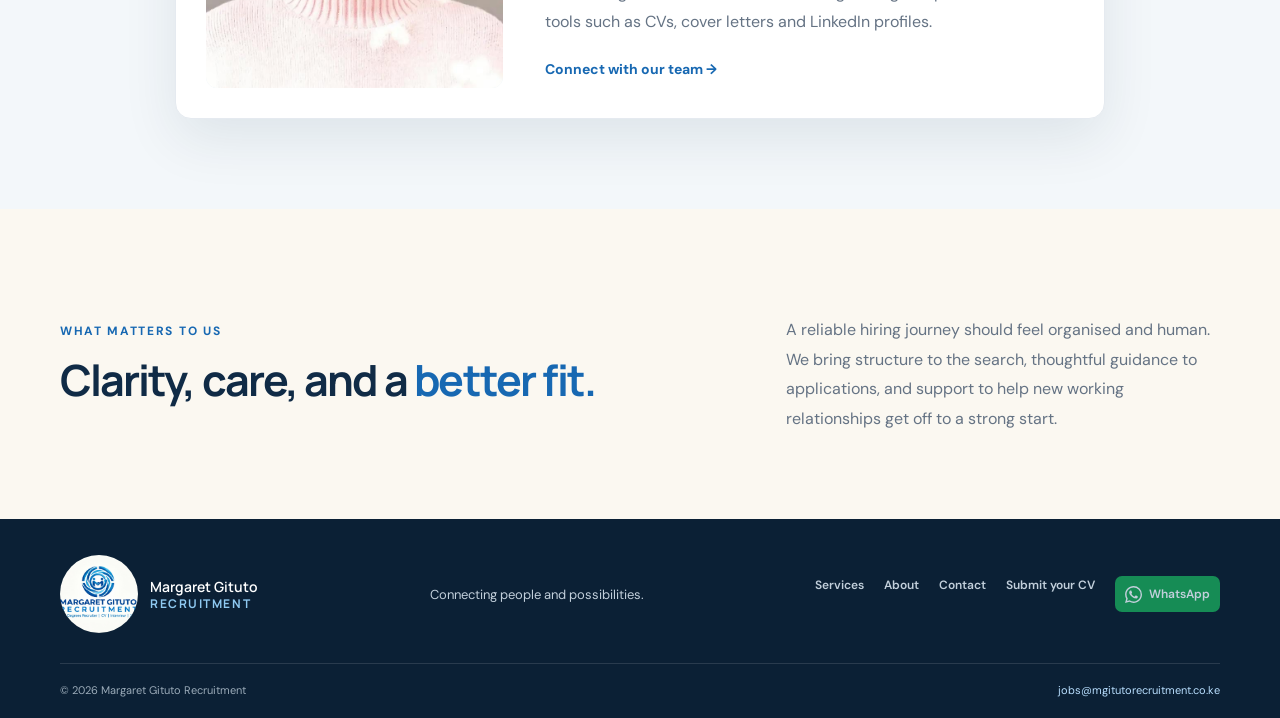
<file: about us.html>
<!DOCTYPE html>
<html lang="en">
<head>
    <meta charset="UTF-8">
    <meta name="viewport" content="width=device-width, initial-scale=1.0">
    <meta name="description" content="Learn about Margaret Gituto Recruitment and our people-first approach to recruitment and career support.">
    <title>About Us | Margaret Gituto Recruitment</title>
    <link rel="stylesheet" href="style.css">
</head>
<body>
    <header class="site-header">
        <nav class="navbar container" aria-label="Main navigation">
            <a class="brand" href="index.html" aria-label="Margaret Gituto Recruitment home">
                <img src="logo.jpg" alt="" class="brand-mark">
                <span class="brand-name">Margaret Gituto <strong>Recruitment</strong></span>
            </a>
            <div class="nav-links">
                <a class="nav-link" href="index.html"><svg class="nav-icon" viewBox="0 0 24 24" aria-hidden="true" focusable="false"><path d="m3 10 9-7 9 7v10a1 1 0 0 1-1 1h-6v-7h-4v7H4a1 1 0 0 1-1-1z"/></svg><span>Home</span></a>
                <a class="nav-link" href="our services.html"><svg class="nav-icon" viewBox="0 0 24 24" aria-hidden="true" focusable="false"><rect x="3" y="7" width="18" height="14" rx="2"/><path d="M8 7V5a2 2 0 0 1 2-2h4a2 2 0 0 1 2 2v2M3 12h18m-11 0v2h4v-2"/></svg><span>Our services</span></a>
                <a class="nav-link active" href="about us.html" aria-current="page"><svg class="nav-icon" viewBox="0 0 24 24" aria-hidden="true" focusable="false"><circle cx="12" cy="12" r="9"/><circle cx="12" cy="9" r="3"/><path d="M6.7 18a6 6 0 0 1 10.6 0"/></svg><span>About us</span></a>
                <a class="nav-link" href="contact us.html"><svg class="nav-icon" viewBox="0 0 24 24" aria-hidden="true" focusable="false"><rect x="3" y="5" width="18" height="14" rx="2"/><path d="m4 7 8 6 8-6"/></svg><span>Contact</span></a>
                <a class="button button-small" href="mailto:jobs@mgitutorecruitment.co.ke?subject=CV%20Submission"><svg class="nav-icon" viewBox="0 0 24 24" aria-hidden="true" focusable="false"><path d="M12 16V4m-5 5 5-5 5 5M4 15v5h16v-5"/></svg><span>Submit your CV</span></a>
            </div>
        </nav>
    </header>
    <main>
        <section class="page-hero">
            <div class="container page-hero-inner">
                <p class="eyebrow">About us</p>
                <h1>People are the heart of every good match.</h1>
                <p>Margaret Gituto Recruitment brings employers and professionals together with practical, personal support at every stage of the journey.</p>
            </div>
        </section>
        <section class="content-section">
            <div class="container about-grid">
                <div class="about-image" role="img" aria-label="A recruiter meeting with a job candidate"></div>
                <div class="about-copy">
                    <p class="eyebrow">Our approach</p>
                    <h2>Recruitment that looks beyond the résumé.</h2>
                    <p>Finding the right person takes more than matching a title to a CV. We take time to understand what employers need and help professionals communicate the value they bring.</p>
                    <p>From sourcing and shortlisting through interviews, onboarding and post-placement support, we stay close to the process. For job seekers, we offer practical tools—from CVs and cover letters to LinkedIn profiles—that help make their next step clearer.</p>
                    <a class="button" href="contact us.html">Let’s connect <span aria-hidden="true">→</span></a>
                </div>
            </div>
        </section>
        <section class="manager-section">
            <div class="container">
                <div class="section-heading">
                    <p class="eyebrow">Meet the manager</p>
                    <h2>Personal support, from people who care.</h2>
                </div>
                <article class="manager-card">
                    <img class="manager-photo" src="manager-profile.jpg" alt="Margaret Gituto, Manager at Margaret Gituto Recruitment">
                    <div class="manager-copy">
                        <p class="eyebrow">Margaret Gituto Recruitment</p>
                        <h2>Margaret Gituto</h2>
                        <p class="manager-title">Founder and Lead Consultant</p>
                        <p>Margaret leads a people-first recruitment service that supports employers in finding qualified candidates and helps professionals present their strengths with confidence.</p>
                        <p>Her team supports the full journey—from candidate sourcing and shortlisting to interviews and onboarding—alongside practical career tools such as CVs, cover letters and LinkedIn profiles.</p>
                        <a class="text-link" href="contact us.html">Connect with our team <span aria-hidden="true">→</span></a>
                    </div>
                </article>
            </div>
        </section>
        <section class="intro-section section-pad">
            <div class="container intro-grid">
                <div><p class="eyebrow">What matters to us</p><h2>Clarity, care, and a <span>better fit.</span></h2></div>
                <p class="section-lead">A reliable hiring journey should feel organised and human. We bring structure to the search, thoughtful guidance to applications, and support to help new working relationships get off to a strong start.</p>
            </div>
        </section>
    </main>
    <footer class="site-footer">
        <div class="container footer-main">
            <a class="brand footer-brand" href="home.html"><img src="logo.jpg" alt="" class="brand-mark"><span class="brand-name">Margaret Gituto <strong>Recruitment</strong></span></a>
            <p>Connecting people and possibilities.</p>
            <div class="footer-links"><a href="our services.html">Services</a><a href="about us.html">About</a><a href="contact us.html">Contact</a><a href="mailto:jobs@mgitutorecruitment.co.ke?subject=CV%20Submission">Submit your CV</a><a class="whatsapp-link" href="https://wa.me/254737136419" target="_blank" rel="noopener noreferrer" aria-label="Chat with Margaret Gituto Recruitment on WhatsApp"><svg class="whatsapp-icon" viewBox="0 0 24 24" aria-hidden="true" focusable="false"><path d="M20.52 3.48A11.87 11.87 0 0 0 12.06 0C5.48 0 .13 5.34.13 11.92c0 2.1.55 4.15 1.6 5.96L.03 24l6.27-1.64a11.9 11.9 0 0 0 5.75 1.47h.01c6.57 0 11.92-5.35 11.93-11.92a11.86 11.86 0 0 0-3.47-8.43ZM12.06 21.8h-.01a9.9 9.9 0 0 1-5.04-1.38l-.36-.21-3.72.98.99-3.63-.24-.37a9.88 9.88 0 0 1-1.52-5.27c0-5.48 4.46-9.94 9.95-9.94a9.88 9.88 0 0 1 7.03 2.91 9.88 9.88 0 0 1 2.9 7.04c0 5.48-4.46 9.94-9.98 9.94Zm5.46-7.45c-.3-.15-1.77-.87-2.04-.97-.28-.1-.48-.15-.68.15-.2.3-.78.97-.96 1.17-.18.2-.35.22-.65.07-.3-.15-1.26-.47-2.4-1.48-.89-.79-1.49-1.77-1.67-2.07-.18-.3-.02-.46.13-.61.13-.13.3-.35.45-.53.15-.18.2-.3.3-.5.1-.2.05-.38-.03-.53-.08-.15-.67-1.62-.92-2.22-.24-.58-.49-.5-.67-.51h-.57c-.2 0-.53.08-.8.38-.28.3-1.05 1.02-1.05 2.49s1.08 2.89 1.23 3.09c.15.2 2.12 3.23 5.13 4.53.72.31 1.28.5 1.72.64.72.23 1.37.2 1.89.12.58-.09 1.77-.72 2.02-1.42.25-.7.25-1.3.18-1.42-.08-.12-.28-.2-.58-.35Z"/></svg><span>WhatsApp</span></a></div>
        </div>
        <div class="container footer-bottom"><span>© 2026 Margaret Gituto Recruitment</span><a href="mailto:jobs@mgitutorecruitment.co.ke">jobs@mgitutorecruitment.co.ke</a></div>
    </footer>
</body>
</html>
</file>
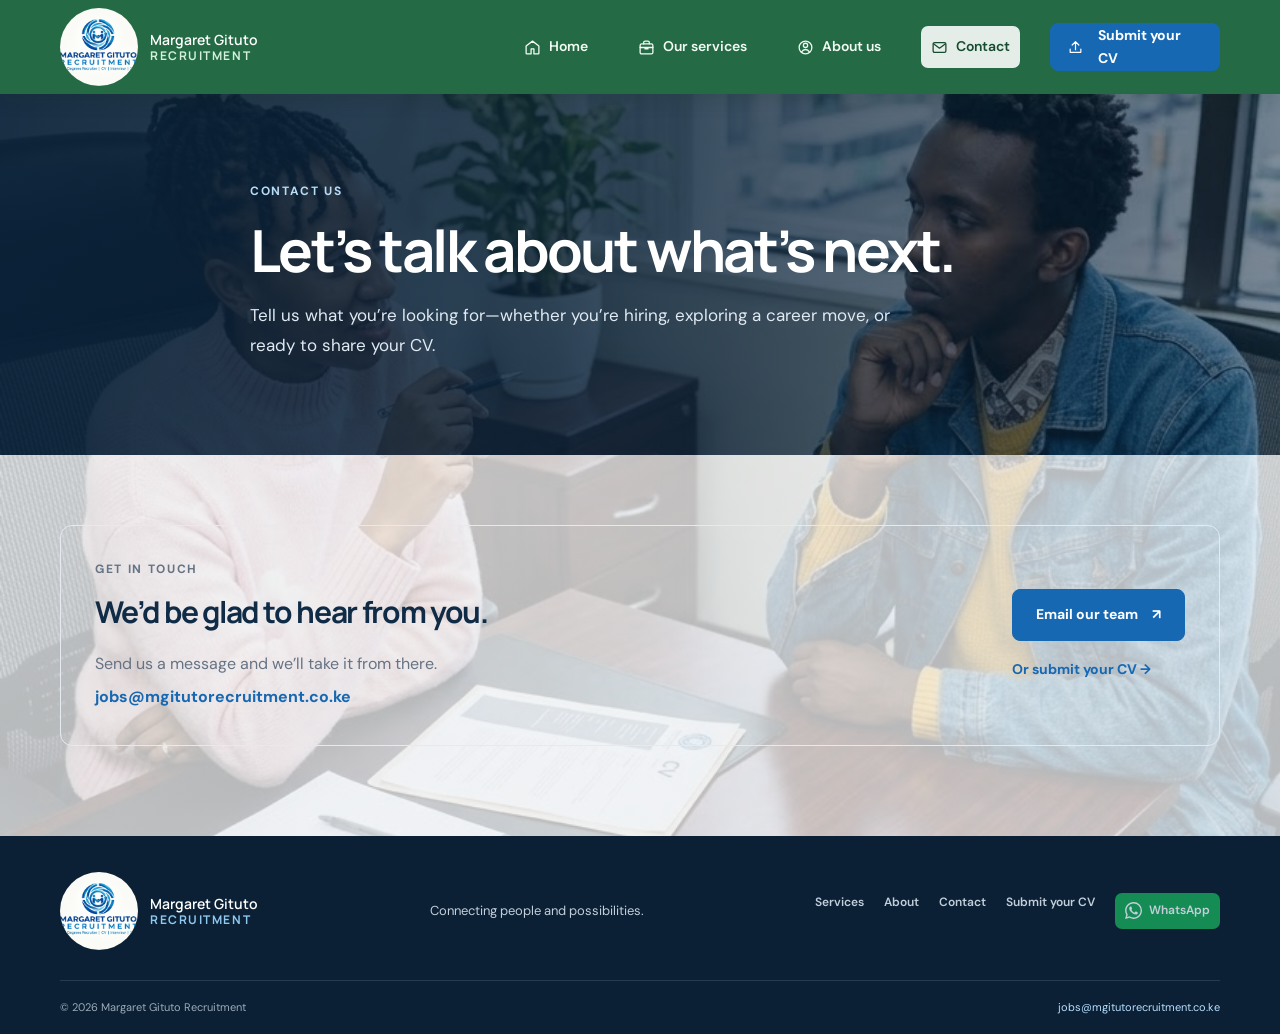
<file: contact us.html>
<!DOCTYPE html>
<html lang="en">
<head>
    <meta charset="UTF-8">
    <meta name="viewport" content="width=device-width, initial-scale=1.0">
    <meta name="description" content="Contact Margaret Gituto Recruitment about hiring support, career services, or submitting your CV.">
    <title>Contact Us | Margaret Gituto Recruitment</title>
    <link rel="stylesheet" href="style.css">
</head>
<body>
    <header class="site-header">
        <nav class="navbar container" aria-label="Main navigation">
            <a class="brand" href="index.html" aria-label="Margaret Gituto Recruitment home">
                <img src="logo.jpg" alt="" class="brand-mark">
                <span class="brand-name">Margaret Gituto <strong>Recruitment</strong></span>
            </a>
            <div class="nav-links">
                <a class="nav-link" href="index.html"><svg class="nav-icon" viewBox="0 0 24 24" aria-hidden="true" focusable="false"><path d="m3 10 9-7 9 7v10a1 1 0 0 1-1 1h-6v-7h-4v7H4a1 1 0 0 1-1-1z"/></svg><span>Home</span></a>
                <a class="nav-link" href="our services.html"><svg class="nav-icon" viewBox="0 0 24 24" aria-hidden="true" focusable="false"><rect x="3" y="7" width="18" height="14" rx="2"/><path d="M8 7V5a2 2 0 0 1 2-2h4a2 2 0 0 1 2 2v2M3 12h18m-11 0v2h4v-2"/></svg><span>Our services</span></a>
                <a class="nav-link" href="about us.html"><svg class="nav-icon" viewBox="0 0 24 24" aria-hidden="true" focusable="false"><circle cx="12" cy="12" r="9"/><circle cx="12" cy="9" r="3"/><path d="M6.7 18a6 6 0 0 1 10.6 0"/></svg><span>About us</span></a>
                <a class="nav-link active" href="contact us.html" aria-current="page"><svg class="nav-icon" viewBox="0 0 24 24" aria-hidden="true" focusable="false"><rect x="3" y="5" width="18" height="14" rx="2"/><path d="m4 7 8 6 8-6"/></svg><span>Contact</span></a>
                <a class="button button-small" href="mailto:jobs@mgitutorecruitment.co.ke?subject=CV%20Submission"><svg class="nav-icon" viewBox="0 0 24 24" aria-hidden="true" focusable="false"><path d="M12 16V4m-5 5 5-5 5 5M4 15v5h16v-5"/></svg><span>Submit your CV</span></a>
            </div>
        </nav>
    </header>
    <main>
        <section class="page-hero">
            <div class="container page-hero-inner">
                <p class="eyebrow">Contact us</p>
                <h1>Let’s talk about what’s next.</h1>
                <p>Tell us what you’re looking for—whether you’re hiring, exploring a career move, or ready to share your CV.</p>
            </div>
        </section>
        <section class="content-section">
            <div class="container contact-card">
                <div>
                    <p class="eyebrow">Get in touch</p>
                    <h2>We’d be glad to hear from you.</h2>
                    <p>Send us a message and we’ll take it from there.</p>
                    <a class="contact-email" href="mailto:jobs@mgitutorecruitment.co.ke">jobs@mgitutorecruitment.co.ke</a>
                </div>
                <div>
                    <a class="button" href="mailto:jobs@mgitutorecruitment.co.ke?subject=Recruitment%20enquiry">Email our team <span aria-hidden="true">↗</span></a>
                    <p style="margin: 15px 0 0"><a class="text-link" href="mailto:jobs@mgitutorecruitment.co.ke?subject=CV%20Submission">Or submit your CV <span aria-hidden="true">→</span></a></p>
                </div>
            </div>
        </section>
    </main>
    <footer class="site-footer">
        <div class="container footer-main">
            <a class="brand footer-brand" href="home.html"><img src="logo.jpg" alt="" class="brand-mark"><span class="brand-name">Margaret Gituto <strong>Recruitment</strong></span></a>
            <p>Connecting people and possibilities.</p>
            <div class="footer-links"><a href="our services.html">Services</a><a href="about us.html">About</a><a href="contact us.html">Contact</a><a href="mailto:jobs@mgitutorecruitment.co.ke?subject=CV%20Submission">Submit your CV</a><a class="whatsapp-link" href="https://wa.me/254737136419" target="_blank" rel="noopener noreferrer" aria-label="Chat with Margaret Gituto Recruitment on WhatsApp"><svg class="whatsapp-icon" viewBox="0 0 24 24" aria-hidden="true" focusable="false"><path d="M20.52 3.48A11.87 11.87 0 0 0 12.06 0C5.48 0 .13 5.34.13 11.92c0 2.1.55 4.15 1.6 5.96L.03 24l6.27-1.64a11.9 11.9 0 0 0 5.75 1.47h.01c6.57 0 11.92-5.35 11.93-11.92a11.86 11.86 0 0 0-3.47-8.43ZM12.06 21.8h-.01a9.9 9.9 0 0 1-5.04-1.38l-.36-.21-3.72.98.99-3.63-.24-.37a9.88 9.88 0 0 1-1.52-5.27c0-5.48 4.46-9.94 9.95-9.94a9.88 9.88 0 0 1 7.03 2.91 9.88 9.88 0 0 1 2.9 7.04c0 5.48-4.46 9.94-9.98 9.94Zm5.46-7.45c-.3-.15-1.77-.87-2.04-.97-.28-.1-.48-.15-.68.15-.2.3-.78.97-.96 1.17-.18.2-.35.22-.65.07-.3-.15-1.26-.47-2.4-1.48-.89-.79-1.49-1.77-1.67-2.07-.18-.3-.02-.46.13-.61.13-.13.3-.35.45-.53.15-.18.2-.3.3-.5.1-.2.05-.38-.03-.53-.08-.15-.67-1.62-.92-2.22-.24-.58-.49-.5-.67-.51h-.57c-.2 0-.53.08-.8.38-.28.3-1.05 1.02-1.05 2.49s1.08 2.89 1.23 3.09c.15.2 2.12 3.23 5.13 4.53.72.31 1.28.5 1.72.64.72.23 1.37.2 1.89.12.58-.09 1.77-.72 2.02-1.42.25-.7.25-1.3.18-1.42-.08-.12-.28-.2-.58-.35Z"/></svg><span>WhatsApp</span></a></div>
        </div>
        <div class="container footer-bottom"><span>© 2026 Margaret Gituto Recruitment</span><a href="mailto:jobs@mgitutorecruitment.co.ke">jobs@mgitutorecruitment.co.ke</a></div>
    </footer>
</body>
</html>
</file>
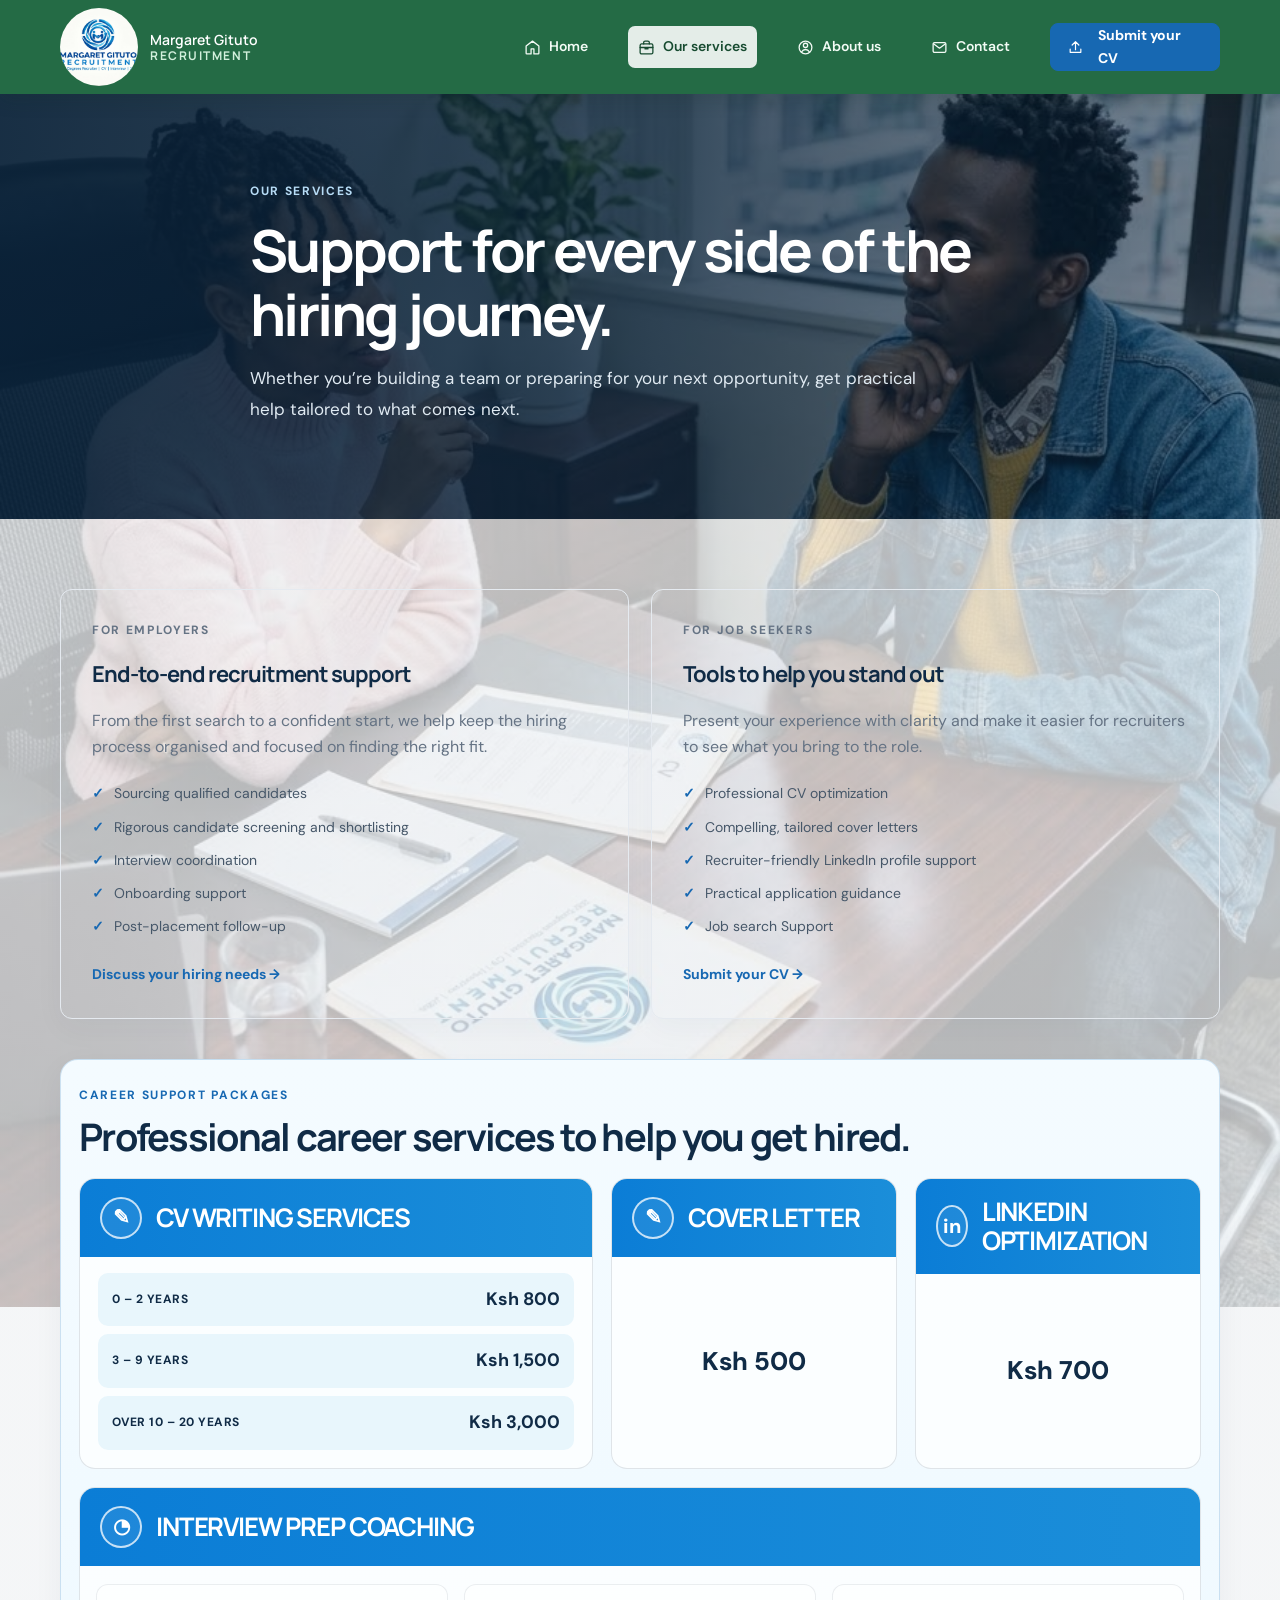
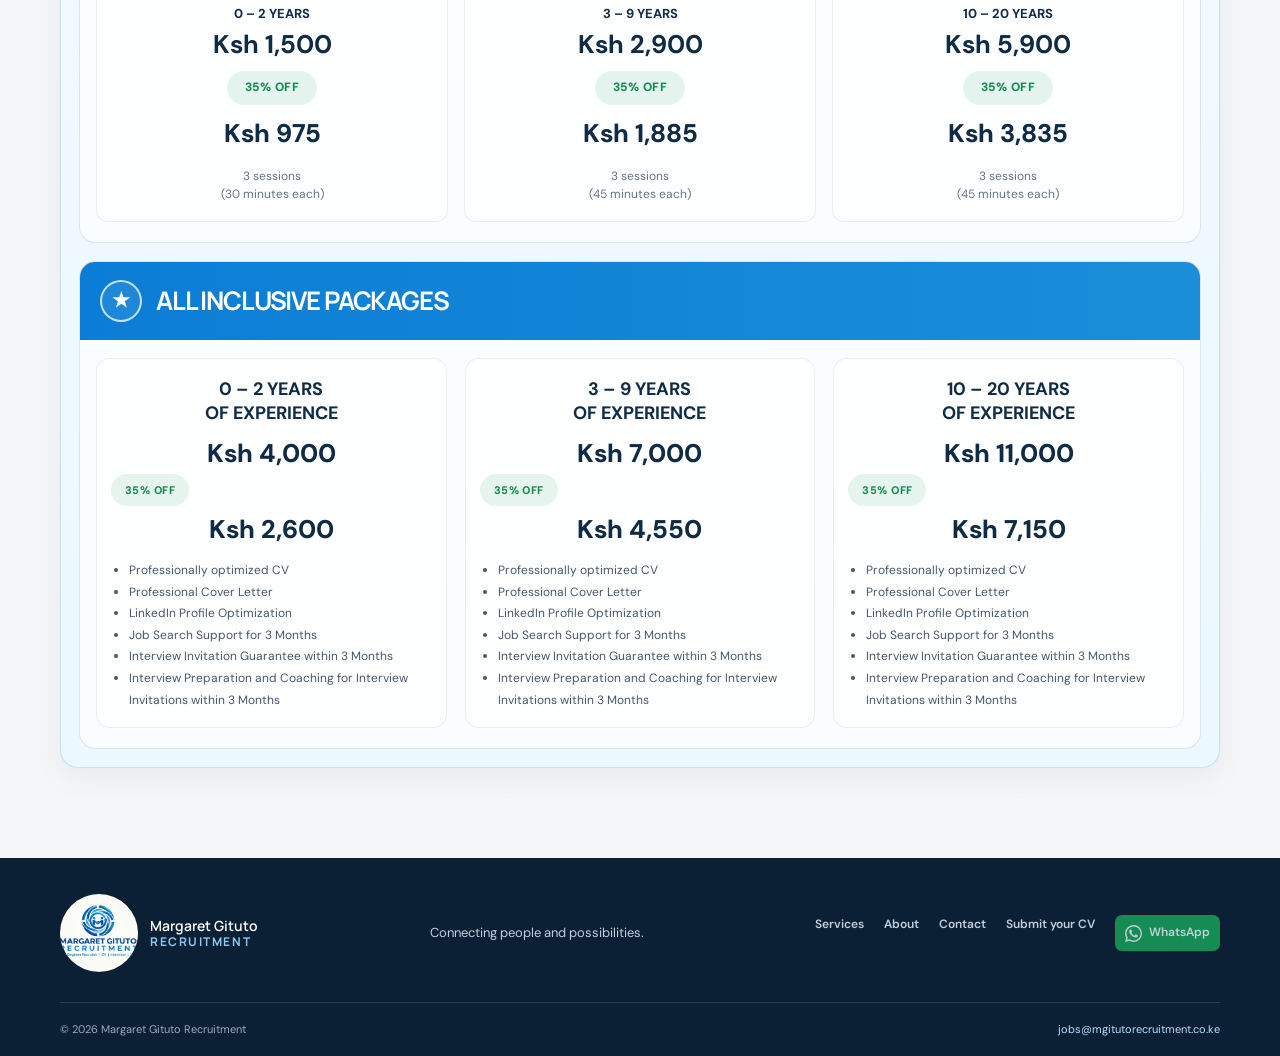
<file: our services.html>
<!DOCTYPE html>
<html lang="en">
<head>
    <meta charset="UTF-8">
    <meta name="viewport" content="width=device-width, initial-scale=1.0">
    <meta name="description" content="Explore end-to-end recruitment and career support services from Margaret Gituto Recruitment.">
    <title>Our Services | Margaret Gituto Recruitment</title>
    <link rel="stylesheet" href="style.css">
</head>
<body>
    <header class="site-header">
        <nav class="navbar container" aria-label="Main navigation">
            <a class="brand" href="index.html" aria-label="Margaret Gituto Recruitment home">
                <img src="logo.jpg" alt="" class="brand-mark">
                <span class="brand-name">Margaret Gituto <strong>Recruitment</strong></span>
            </a>
            <div class="nav-links">
                <a class="nav-link" href="index.html"><svg class="nav-icon" viewBox="0 0 24 24" aria-hidden="true" focusable="false"><path d="m3 10 9-7 9 7v10a1 1 0 0 1-1 1h-6v-7h-4v7H4a1 1 0 0 1-1-1z"/></svg><span>Home</span></a>
                <a class="nav-link active" href="our services.html" aria-current="page"><svg class="nav-icon" viewBox="0 0 24 24" aria-hidden="true" focusable="false"><rect x="3" y="7" width="18" height="14" rx="2"/><path d="M8 7V5a2 2 0 0 1 2-2h4a2 2 0 0 1 2 2v2M3 12h18m-11 0v2h4v-2"/></svg><span>Our services</span></a>
                <a class="nav-link" href="about us.html"><svg class="nav-icon" viewBox="0 0 24 24" aria-hidden="true" focusable="false"><circle cx="12" cy="12" r="9"/><circle cx="12" cy="9" r="3"/><path d="M6.7 18a6 6 0 0 1 10.6 0"/></svg><span>About us</span></a>
                <a class="nav-link" href="contact us.html"><svg class="nav-icon" viewBox="0 0 24 24" aria-hidden="true" focusable="false"><rect x="3" y="5" width="18" height="14" rx="2"/><path d="m4 7 8 6 8-6"/></svg><span>Contact</span></a>
                <a class="button button-small" href="mailto:jobs@mgitutorecruitment.co.ke?subject=CV%20Submission"><svg class="nav-icon" viewBox="0 0 24 24" aria-hidden="true" focusable="false"><path d="M12 16V4m-5 5 5-5 5 5M4 15v5h16v-5"/></svg><span>Submit your CV</span></a>
            </div>
        </nav>
    </header>
    <main>
        <section class="page-hero">
            <div class="container page-hero-inner">
                <p class="eyebrow">Our services</p>
                <h1>Support for every side of the hiring journey.</h1>
                <p>Whether you’re building a team or preparing for your next opportunity, get practical help tailored to what comes next.</p>
            </div>
        </section>
        <section class="content-section">
            <div class="container service-blocks">
                <article class="service-block" id="employers">
                    <p class="eyebrow">For employers</p>
                    <h2>End-to-end recruitment support</h2>
                    <p>From the first search to a confident start, we help keep the hiring process organised and focused on finding the right fit.</p>
                    <ul class="check-list">
                        <li>Sourcing qualified candidates</li>
                        <li>Rigorous candidate screening and shortlisting</li>
                        <li>Interview coordination</li>
                        <li>Onboarding support</li>
                        <li>Post-placement follow-up</li>
                    </ul>
                    <a class="text-link" href="contact us.html">Discuss your hiring needs <span aria-hidden="true">→</span></a>
                </article>
                <article class="service-block" id="job-seekers">
                    <p class="eyebrow">For job seekers</p>
                    <h2>Tools to help you stand out</h2>
                    <p>Present your experience with clarity and make it easier for recruiters to see what you bring to the role.</p>
                    <ul class="check-list">
                        <li>Professional CV optimization</li>
                        <li>Compelling, tailored cover letters</li>
                        <li>Recruiter-friendly LinkedIn profile support</li>
                        <li>Practical application guidance</li>
                        <li>Job search Support </li>

                    </ul>
                    <a class="text-link" href="mailto:jobs@mgitutorecruitment.co.ke?subject=CV%20Submission">Submit your CV <span aria-hidden="true">→</span></a>
                </article>
                
                <article class="package-article" aria-labelledby="package-heading">
                    <div class="package-topline">
                        <p class="eyebrow">Career support packages</p>
                        <h2 id="package-heading">Professional career services to help you get hired.</h2>
                    </div>

                    <div class="package-main-grid">
                        <div class="package-panel package-panel-large">
                            <div class="panel-header panel-header--blue">
                                <span class="panel-icon">✎</span>
                                <h3>CV WRITING SERVICES</h3>
                            </div>
                            <div class="panel-content">
                                <div class="panel-row">
                                    <span>0 – 2 YEARS</span>
                                    <strong>Ksh 800</strong>
                                </div>
                                <div class="panel-row">
                                    <span>3 – 9 YEARS</span>
                                    <strong>Ksh 1,500</strong>
                                </div>
                                <div class="panel-row">
                                    <span>OVER 10 – 20 YEARS</span>
                                    <strong>Ksh 3,000</strong>
                                </div>
                            </div>
                        </div>

                        <div class="package-panel package-panel-small">
                            <div class="panel-header panel-header--blue">
                                <span class="panel-icon">✎</span>
                                <h3>COVER LETTER</h3>
                            </div>
                            <div class="package-price-box">
                                <span>Ksh 500</span>
                            </div>
                        </div>

                        <div class="package-panel package-panel-small">
                            <div class="panel-header panel-header--blue">
                                <span class="panel-icon">in</span>
                                <h3>LINKEDIN OPTIMIZATION</h3>
                            </div>
                            <div class="package-price-box">
                                <span>Ksh 700</span>
                            </div>
                        </div>
                    </div>

                    <div class="package-panel package-panel-wide">
                        <div class="panel-header panel-header--blue">
                            <span class="panel-icon">◔</span>
                            <h3>INTERVIEW PREP COACHING</h3>
                        </div>
                        <div class="coaching-grid">
                            <div class="coaching-item">
                                <span class="coaching-label">0 – 2 YEARS</span>
                                <strong>Ksh 1,500</strong>
                                <div class="coaching-offer">35% OFF</div>
                                <div class="coaching-total">Ksh 975</div>
                                <small>3 sessions<br>(30 minutes each)</small>
                            </div>
                            <div class="coaching-item">
                                <span class="coaching-label">3 – 9 YEARS</span>
                                <strong>Ksh 2,900</strong>
                                <div class="coaching-offer">35% OFF</div>
                                <div class="coaching-total">Ksh 1,885</div>
                                <small>3 sessions<br>(45 minutes each)</small>
                            </div>
                            <div class="coaching-item">
                                <span class="coaching-label">10 – 20 YEARS</span>
                                <strong>Ksh 5,900</strong>
                                <div class="coaching-offer">35% OFF</div>
                                <div class="coaching-total">Ksh 3,835</div>
                                <small>3 sessions<br>(45 minutes each)</small>
                            </div>
                        </div>
                    </div>

                    <div class="package-panel package-panel-allinclusive">
                        <div class="panel-header panel-header--blue">
                            <span class="panel-icon">★</span>
                            <h3>ALL INCLUSIVE PACKAGES</h3>
                        </div>
                        <div class="inclusive-grid">
                            <div class="inclusive-card">
                                <h4>0 – 2 YEARS<br>OF EXPERIENCE</h4>
                                <div class="inclusive-price">Ksh 4,000</div>
                                <div class="inclusive-discount">35% OFF</div>
                                <div class="inclusive-total">Ksh 2,600</div>
                                <ul>
                                    <li>Professionally optimized CV</li>
                                    <li>Professional Cover Letter</li>
                                    <li>LinkedIn Profile Optimization</li>
                                    <li>Job Search Support for 3 Months</li>
                                    <li>Interview Invitation Guarantee within 3 Months</li>
                                    <li>Interview Preparation and Coaching for Interview Invitations within 3 Months</li>
                                </ul>
                            </div>
                            <div class="inclusive-card">
                                <h4>3 – 9 YEARS<br>OF EXPERIENCE</h4>
                                <div class="inclusive-price">Ksh 7,000</div>
                                <div class="inclusive-discount">35% OFF</div>
                                <div class="inclusive-total">Ksh 4,550</div>
                                <ul>
                                    <li>Professionally optimized CV</li>
                                    <li>Professional Cover Letter</li>
                                    <li>LinkedIn Profile Optimization</li>
                                    <li>Job Search Support for 3 Months</li>
                                    <li>Interview Invitation Guarantee within 3 Months</li>
                                    <li>Interview Preparation and Coaching for Interview Invitations within 3 Months</li>
                                </ul>
                            </div>
                            <div class="inclusive-card">
                                <h4>10 – 20 YEARS<br>OF EXPERIENCE</h4>
                                <div class="inclusive-price">Ksh 11,000</div>
                                <div class="inclusive-discount">35% OFF</div>
                                <div class="inclusive-total">Ksh 7,150</div>
                                <ul>
                                    <li>Professionally optimized CV</li>
                                    <li>Professional Cover Letter</li>
                                    <li>LinkedIn Profile Optimization</li>
                                    <li>Job Search Support for 3 Months</li>
                                    <li>Interview Invitation Guarantee within 3 Months</li>
                                    <li>Interview Preparation and Coaching for Interview Invitations within 3 Months</li>
                                </ul>
                            </div>
                        </div>
                    </div>
                </article>
            </div>
        </section>
    </main>
    <footer class="site-footer">
        <div class="container footer-main">
            <a class="brand footer-brand" href="home.html"><img src="logo.jpg" alt="" class="brand-mark"><span class="brand-name">Margaret Gituto <strong>Recruitment</strong></span></a>
            <p>Connecting people and possibilities.</p>
            <div class="footer-links"><a href="our services.html">Services</a><a href="about us.html">About</a><a href="contact us.html">Contact</a><a href="mailto:jobs@mgitutorecruitment.co.ke?subject=CV%20Submission">Submit your CV</a><a class="whatsapp-link" href="https://wa.me/254737136419" target="_blank" rel="noopener noreferrer" aria-label="Chat with Margaret Gituto Recruitment on WhatsApp"><svg class="whatsapp-icon" viewBox="0 0 24 24" aria-hidden="true" focusable="false"><path d="M20.52 3.48A11.87 11.87 0 0 0 12.06 0C5.48 0 .13 5.34.13 11.92c0 2.1.55 4.15 1.6 5.96L.03 24l6.27-1.64a11.9 11.9 0 0 0 5.75 1.47h.01c6.57 0 11.92-5.35 11.93-11.92a11.86 11.86 0 0 0-3.47-8.43ZM12.06 21.8h-.01a9.9 9.9 0 0 1-5.04-1.38l-.36-.21-3.72.98.99-3.63-.24-.37a9.88 9.88 0 0 1-1.52-5.27c0-5.48 4.46-9.94 9.95-9.94a9.88 9.88 0 0 1 7.03 2.91 9.88 9.88 0 0 1 2.9 7.04c0 5.48-4.46 9.94-9.98 9.94Zm5.46-7.45c-.3-.15-1.77-.87-2.04-.97-.28-.1-.48-.15-.68.15-.2.3-.78.97-.96 1.17-.18.2-.35.22-.65.07-.3-.15-1.26-.47-2.4-1.48-.89-.79-1.49-1.77-1.67-2.07-.18-.3-.02-.46.13-.61.13-.13.3-.35.45-.53.15-.18.2-.3.3-.5.1-.2.05-.38-.03-.53-.08-.15-.67-1.62-.92-2.22-.24-.58-.49-.5-.67-.51h-.57c-.2 0-.53.08-.8.38-.28.3-1.05 1.02-1.05 2.49s1.08 2.89 1.23 3.09c.15.2 2.12 3.23 5.13 4.53.72.31 1.28.5 1.72.64.72.23 1.37.2 1.89.12.58-.09 1.77-.72 2.02-1.42.25-.7.25-1.3.18-1.42-.08-.12-.28-.2-.58-.35Z"/></svg><span>WhatsApp</span></a></div>
        </div>
        <div class="container footer-bottom"><span>© 2026 Margaret Gituto Recruitment</span><a href="mailto:jobs@mgitutorecruitment.co.ke">jobs@mgitutorecruitment.co.ke</a></div>
    </footer>
</body>
</html>
</file>
<file: style.css>
@import url('https://fonts.googleapis.com/css2?family=DM+Sans:wght@400;500;600;700&family=Manrope:wght@400;500;600;700;800&display=swap');

:root {
    --navy: #102b46;
    --blue: #1768b2;
    --blue-dark: #0c4e8d;
    --sky: #e9f4fb;
    --cream: #fbf8f1;
    --ink: #203044;
    --muted: #657384;
    --line: #e5eaf0;
    --white: #fff;
    --shadow: 0 20px 55px rgba(16, 43, 70, .09);
}

* { box-sizing: border-box; }

html { scroll-behavior: smooth; }

body {
    margin: 0;
    color: var(--ink);
    background:
        linear-gradient(rgba(241, 243, 245, .76), rgba(241, 243, 245, .76)),
        url("backgroundpic.jpg") center / cover fixed no-repeat;
    font-family: 'DM Sans', 'Segoe UI', sans-serif;
    font-size: 16px;
    line-height: 1.65;
}

a { color: inherit; }

img { display: block; max-width: 100%; }

.container { width: min(1160px, calc(100% - 48px)); margin-inline: auto; }

.site-header {
    position: sticky;
    top: 0;
    z-index: 20;
    background: #246b45;
    box-shadow: 0 5px 18px rgba(17, 48, 31, .18);
}

.navbar {
    min-height: 94px;
    display: flex;
    align-items: center;
    justify-content: space-between;
    gap: 28px;
}

.brand { display: inline-flex; align-items: center; gap: 12px; text-decoration: none; }

.brand-mark {
    width: 78px;
    height: 78px;
    object-fit: cover;
    object-position: center;
    border-radius: 50%;
}

.brand-name {
    display: grid;
    color: var(--navy);
    font-family: 'Manrope', sans-serif;
    font-size: 14px;
    font-weight: 600;
    line-height: 1.25;
}

.brand-name strong { color: var(--blue); font-size: 12px; letter-spacing: .13em; text-transform: uppercase; }

.nav-links { display: flex; align-items: center; gap: 30px; }

.nav-link, .footer-links a {
    color: #536274;
    font-size: 14px;
    font-weight: 600;
    text-decoration: none;
    transition: color .2s ease, background .2s ease;
}

.nav-link:hover, .nav-link.active, .footer-links a:hover { color: #174b30; }

.nav-link {
    display: inline-flex;
    align-items: center;
    gap: 8px;
    padding: 9px 10px;
    border-radius: 7px;
}

.nav-link:hover, .nav-link.active { background: rgba(255, 255, 255, .88); }

.nav-icon {
    width: 17px;
    height: 17px;
    flex: 0 0 17px;
    fill: none;
    stroke: currentColor;
    stroke-linecap: round;
    stroke-linejoin: round;
    stroke-width: 1.8;
}

.button .nav-icon { width: 16px; height: 16px; }

.button {
    display: inline-flex;
    min-height: 52px;
    align-items: center;
    justify-content: center;
    gap: 14px;
    padding: 0 23px;
    border: 1px solid var(--blue);
    border-radius: 8px;
    color: var(--white);
    background: var(--blue);
    font: inherit;
    font-size: 14px;
    font-weight: 700;
    text-decoration: none;
    transition: background .2s ease, transform .2s ease, box-shadow .2s ease;
    cursor: pointer;
}

.button:hover { background: var(--blue-dark); box-shadow: 0 8px 20px rgba(23, 104, 178, .2); transform: translateY(-2px); }
.button-small { min-height: 43px; padding-inline: 16px; }
.button-light { border-color: var(--white); color: var(--navy); background: var(--white); }
.button-light:hover { color: var(--blue-dark); background: #edf5fb; }
.button-full { width: 100%; margin-top: 20px; }

.hero {
    display: grid;
    grid-template-columns: .92fr 1.08fr;
    align-items: center;
    gap: 55px;
    padding-top: 38px;
    padding-bottom: 82px;
}

.site-header .brand-name { color: #fff; }
.site-header .brand-name strong { color: #d3f0dc; }
.site-header .nav-link { color: #f3fbf5; }
.site-header .nav-link:hover,
.site-header .nav-link.active { color: #174b30; }

.homepage .site-header { background: #246b45; }

.homepage .brand-name { color: #fff; }
.homepage .brand-name strong { color: #d3f0dc; }
.homepage .nav-link { color: #f3fbf5; }
.homepage .nav-link:hover, .homepage .nav-link.active { color: #174b30; }

.homepage .navbar {
    position: relative;
    z-index: 1;
}

.homepage .hero {
    position: relative;
    isolation: isolate;
    width: 100%;
    max-width: none;
    overflow: hidden;
    padding: 66px max(24px, calc((100% - 1160px) / 2)) 86px;
    background:
        linear-gradient(90deg, rgba(241, 243, 245, .91) 0%, rgba(241, 243, 245, .84) 48%, rgba(241, 243, 245, .72) 100%),
        url("backgroundpic.jpg") center 42% / cover no-repeat;
    border-radius: 0 0 84px 0;
}

.homepage .hero::before {
    position: absolute;
    z-index: -1;
    top: -240px;
    right: 28%;
    width: 490px;
    height: 490px;
    border: 1px solid rgba(23, 104, 178, .09);
    border-radius: 50%;
    box-shadow: 0 0 0 38px rgba(23, 104, 178, .025), 0 0 0 78px rgba(23, 104, 178, .02);
    content: "";
}

.homepage .hero-copy {
    position: relative;
    z-index: 1;
}

.homepage h1 {
    color: var(--navy);
    font-weight: 800;
    letter-spacing: -.055em;
    line-height: 1.04;
}

.homepage h1 span {
    color: transparent;
    background: linear-gradient(100deg, #1768b2, #299bbd);
    background-clip: text;
    -webkit-background-clip: text;
}

.homepage .hero-copy .eyebrow { color: var(--blue); }
.homepage .text-link { color: var(--blue); }
.homepage .text-link:hover { color: var(--blue-dark); }
.homepage .hero-note p { color: var(--muted); }
.homepage .hero-note strong { color: var(--navy); }

.homepage .hero-description {
    color: #536678;
    font-size: 18px;
}

.homepage .hero-image {
    min-height: 0;
    aspect-ratio: 1.53;
    border: 5px solid rgba(255, 255, 255, .78);
    border-radius: 22px 22px 72px 22px;
    background-color: #fbfaf6;
    background-image: url("homepage-background.png");
    background-position: center;
    background-size: cover;
    box-shadow: 0 28px 65px rgba(0, 0, 0, .28);
}

.homepage .hero-image .image-caption { display: none; }

.homepage .intro-section {
    position: relative;
    overflow: hidden;
    background:
        radial-gradient(ellipse at 90% 50%, rgba(255, 255, 255, .9), transparent 33%),
        linear-gradient(110deg, #e9edef, #f1f3f4);
}

.homepage .intro-grid h2 {
    color: var(--navy);
    font-weight: 800;
}

.homepage .pathways-section {
    background: #f6f7f8;
}

.homepage .section-heading h2 { color: var(--navy); }
.homepage .section-heading .eyebrow,
.homepage .intro-grid .eyebrow { color: var(--blue); }
.homepage .section-lead { color: var(--muted); }

.homepage .pathway-card {
    border-color: #e2eaf0;
    background: #fff;
}

.homepage .pathway-card h3 { color: var(--navy); }
.homepage .pathway-card > p:not(.card-kicker) { color: var(--muted); }
.homepage .check-list { color: #465769; }
.homepage .employer-card .card-icon { color: var(--blue); background: var(--sky); }
.homepage .seeker-card .card-icon { color: #a56d13; background: #fff4df; }
.homepage .card-icon svg { width: 21px; height: 21px; fill: none; stroke: currentColor; stroke-linecap: round; stroke-linejoin: round; stroke-width: 1.8; }
.homepage .card-kicker { color: var(--blue); }
.homepage .seeker-card .card-kicker { color: #a56d13; }

.homepage .cv-section {
    background: #e9edef;
}

.homepage .cv-panel {
    border: 1px solid #e0e9ef;
    color: var(--ink);
    background: #fff;
    box-shadow: var(--shadow);
}

.homepage .cv-copy h2 { color: var(--navy); }
.homepage .cv-copy > p:not(.eyebrow) { color: var(--muted); }
.homepage .cv-note span, .homepage .eyebrow-light { color: var(--blue); }
.homepage .cv-form label:not(.upload-label) { color: var(--navy); }
.homepage .cv-form input:not([type="file"]) {
    border-color: #d8e2e9;
    color: var(--ink);
    background: #f9fbfc;
}

.homepage .cv-form input::placeholder { color: #82909c; }
.homepage .optional { color: #748392; }

.homepage .upload-label {
    border-color: #a8c9dd;
    color: var(--navy);
    background: #f4f9fc;
}

.homepage .upload-label:hover { border-color: var(--blue); background: #edf6fb; }
.homepage .upload-icon { color: var(--white); background: var(--blue); }
.homepage .upload-label small { color: var(--muted); }
.homepage .button-light { border-color: var(--blue); color: var(--white); background: var(--blue); }
.homepage .button-light:hover { color: var(--white); background: var(--blue-dark); }
.homepage .form-message { color: var(--blue-dark); }

.homepage .closing-section {
    background:
        linear-gradient(90deg, rgba(241, 243, 245, .94), rgba(241, 243, 245, .82)),
        url("backgroundpic.jpg") center 48% / cover no-repeat;
}

.homepage .closing-content .eyebrow { color: var(--blue); }
.homepage .closing-content h2 { color: var(--navy); }

.homepage .pathway-card {
    position: relative;
    overflow: hidden;
    border-radius: 17px;
    box-shadow: 0 16px 42px rgba(16, 43, 70, .075);
    transition: transform .25s ease, box-shadow .25s ease;
}

.homepage .pathway-card:hover {
    transform: translateY(-5px);
    box-shadow: 0 23px 48px rgba(16, 43, 70, .12);
}

.homepage .closing-section {
    background:
        linear-gradient(90deg, rgba(241, 243, 245, .94), rgba(241, 243, 245, .82)),
        url("backgroundpic.jpg") center 48% / cover no-repeat;
}

.hero-copy { padding: 26px 0; }
.eyebrow { margin: 0 0 16px; color: var(--blue); font-size: 12px; font-weight: 700; letter-spacing: .14em; text-transform: uppercase; }
.eyebrow-dot { display: inline-block; width: 8px; height: 8px; margin-right: 7px; border-radius: 50%; background: #efb85c; vertical-align: 1px; }

h1, h2, h3, p { margin-top: 0; }

h1, h2, h3 { color: var(--navy); font-family: 'Manrope', 'Segoe UI', sans-serif; letter-spacing: -.045em; }

h1 { margin-bottom: 22px; font-size: clamp(42px, 5vw, 66px); font-weight: 700; line-height: 1.1; }
h1 span, .intro-grid h2 span { color: var(--blue); }

.hero-description { max-width: 500px; margin-bottom: 28px; color: var(--muted); font-size: 17px; line-height: 1.8; }
.hero-actions { display: flex; flex-wrap: wrap; align-items: center; gap: 18px 22px; }
.text-link { color: var(--blue); font-size: 14px; font-weight: 700; text-decoration: none; }
.text-link:hover { color: var(--blue-dark); }
.text-link span, .button span { transition: transform .2s ease; }
.text-link:hover span, .button:hover span { display: inline-block; transform: translateX(3px); }

.hero-note { display: flex; align-items: center; gap: 14px; margin-top: 40px; }
.note-icon { display: grid; width: 40px; height: 40px; place-items: center; border-radius: 50%; color: var(--blue); background: var(--sky); }
.hero-note p { margin: 0; color: var(--muted); font-size: 12px; line-height: 1.6; }
.hero-note strong { color: var(--navy); font-size: 13px; }

.hero-image {
    position: relative;
    min-height: 515px;
    overflow: hidden;
    border-radius: 18px;
    background: var(--sky) url("backgroundpic.jpg") center 44% / cover no-repeat;
    box-shadow: var(--shadow);
}

.image-caption { position: absolute; right: 22px; bottom: 22px; left: 22px; display: flex; align-items: center; gap: 13px; padding: 16px 18px; border-radius: 10px; background: rgba(255,255,255,.95); box-shadow: 0 8px 28px rgba(16,43,70,.12); }
.caption-icon { display: grid; width: 38px; height: 38px; flex: 0 0 38px; place-items: center; border-radius: 50%; color: var(--white); background: var(--blue); font-weight: 700; }
.image-caption strong, .image-caption small { display: block; }
.image-caption strong { color: var(--navy); font-size: 13px; }
.image-caption small { color: var(--muted); font-size: 12px; }

.section-pad { padding: 86px 0; }
.intro-section { background: var(--cream); }
.intro-grid { display: grid; grid-template-columns: 1.2fr .8fr; align-items: center; gap: 75px; }
.intro-grid h2, .section-heading h2, .closing-content h2 { margin-bottom: 0; font-size: clamp(30px, 3.5vw, 43px); line-height: 1.22; }
.intro-grid .eyebrow { margin-bottom: 13px; }
.section-lead { margin: 20px 0 0; color: var(--muted); line-height: 1.85; }

.pathways-section { background: #fff; }
.section-heading { margin-bottom: 35px; text-align: center; }
.section-heading .eyebrow { margin-bottom: 10px; }
.pathway-grid { display: grid; grid-template-columns: repeat(2, 1fr); gap: 24px; }
.pathway-card { padding: 34px 36px; border: 1px solid var(--line); border-radius: 14px; background: var(--white); box-shadow: 0 10px 32px rgba(16,43,70,.045); }
.employer-card { border-top: 4px solid var(--blue); }
.seeker-card { border-top: 4px solid #e8ad50; }
.card-icon { display: grid; width: 44px; height: 44px; margin-bottom: 21px; place-items: center; border-radius: 10px; color: var(--blue); background: var(--sky); font-size: 21px; }
.card-icon svg { width: 21px; height: 21px; fill: none; stroke: currentColor; stroke-linecap: round; stroke-linejoin: round; stroke-width: 1.8; }
.seeker-card .card-icon { color: #a56d13; background: #fff4df; }
.card-kicker { margin-bottom: 8px; color: var(--blue); font-size: 11px; font-weight: 700; letter-spacing: .13em; text-transform: uppercase; }
.seeker-card .card-kicker { color: #a56d13; }
.pathway-card h3 { margin-bottom: 13px; font-size: 25px; line-height: 1.3; }
.pathway-card > p:not(.card-kicker) { max-width: 440px; margin-bottom: 18px; color: var(--muted); font-size: 14px; }
.check-list { display: grid; gap: 10px; margin: 0 0 23px; padding: 0; list-style: none; color: #465769; font-size: 13px; }
.check-list li::before { content: "✓"; margin-right: 10px; color: var(--blue); font-weight: 700; }
.seeker-card .check-list li::before { color: #b27b20; }

.cv-section { background: var(--sky); }
.cv-panel { display: grid; grid-template-columns: .9fr 1.1fr; gap: 70px; padding: 55px 62px; border-radius: 18px; color: var(--white); background: var(--navy); }
.eyebrow-light { color: #a9d8fa; }
.cv-copy h2 { margin-bottom: 18px; color: var(--white); font-size: clamp(38px, 4vw, 53px); line-height: 1.1; }
.cv-copy > p:not(.eyebrow) { max-width: 420px; color: #cad7e4; font-size: 14px; line-height: 1.8; }
.cv-note { display: flex; gap: 9px; margin-top: 25px; font-size: 12px !important; }
.cv-note span { color: #a9d8fa; }
.cv-form { display: grid; align-content: center; }
.cv-form label:not(.upload-label) { margin: 0 0 6px; color: #f3f7fb; font-size: 12px; font-weight: 600; }
.cv-form input:not([type="file"]) { width: 100%; min-height: 46px; margin-bottom: 15px; padding: 0 13px; border: 1px solid rgba(255,255,255,.22); border-radius: 6px; outline: none; color: var(--white); background: rgba(255,255,255,.08); font: inherit; font-size: 13px; }
.cv-form input::placeholder { color: #aab9c8; }
.cv-form input:focus { border-color: #9bd3fb; box-shadow: 0 0 0 3px rgba(155,211,251,.17); }
.optional { color: #aab9c8; font-weight: 400; }
.upload-label { display: flex; min-height: 64px; align-items: center; gap: 13px; margin-top: 3px; padding: 10px 13px; border: 1px dashed rgba(255,255,255,.48); border-radius: 7px; color: var(--white); cursor: pointer; }
.upload-label:hover { border-color: #9bd3fb; background: rgba(255,255,255,.06); }
.upload-icon { display: grid; width: 37px; height: 37px; place-items: center; border-radius: 6px; color: var(--navy); background: #d7edfc; font-size: 21px; }
.upload-label strong, .upload-label small { display: block; }
.upload-label strong { font-size: 13px; }
.upload-label small { max-width: 350px; overflow: hidden; color: #b9c9d8; font-size: 11px; text-overflow: ellipsis; white-space: nowrap; }
.visually-hidden { position: absolute; width: 1px; height: 1px; overflow: hidden; clip: rect(0,0,0,0); white-space: nowrap; clip-path: inset(50%); }
.visually-hidden:focus + .button { outline: 2px solid #9bd3fb; }
.form-message { min-height: 20px; margin: 9px 0 0; color: #cce8fb; font-size: 12px; }

.closing-section {
    position: relative;
    overflow: hidden;
    background:
        linear-gradient(90deg, rgba(10, 34, 57, .88), rgba(10, 34, 57, .56)),
        url("backgroundpic.jpg") center 48% / cover no-repeat;
    text-align: center;
}

.closing-content { position: relative; z-index: 1; }
.closing-content .eyebrow { color: #b7dcf6; }
.closing-content h2 { margin-bottom: 24px; color: var(--white); }

.site-footer { color: #c2cfdb; background: #0b2035; }
.footer-main { display: flex; align-items: center; justify-content: space-between; gap: 25px; padding-top: 36px; padding-bottom: 30px; }
.footer-brand .brand-name { color: var(--white); }
.footer-brand .brand-name strong { color: #8fc9f1; }
.footer-main > p { margin: 0; font-size: 13px; }
.footer-links { display: flex; flex-wrap: wrap; gap: 20px; }
.footer-links a { color: #c2cfdb; font-size: 12px; }
.whatsapp-link {
    display: inline-flex;
    min-height: 36px;
    align-items: center;
    justify-content: center;
    gap: 7px;
    padding: 0 10px;
    border-radius: 7px;
    color: var(--white);
    background: #168c55;
    font-size: 12px;
    font-weight: 700;
    text-decoration: none;
    transition: background .2s ease, transform .2s ease;
}
.whatsapp-link:hover { color: var(--white); background: #117545; transform: translateY(-2px); }
.whatsapp-icon { width: 17px; height: 17px; flex: 0 0 17px; fill: currentColor; }
.footer-bottom { display: flex; justify-content: space-between; gap: 20px; padding-top: 17px; padding-bottom: 18px; border-top: 1px solid rgba(255,255,255,.12); color: #9babb9; font-size: 11px; }
.footer-bottom a { color: #b9dfff; text-decoration: none; }

.page-hero {
    position: relative;
    overflow: hidden;
    padding: 88px 0 94px;
    background:
        linear-gradient(90deg, rgba(10, 34, 57, .93) 0%, rgba(10, 34, 57, .79) 52%, rgba(10, 34, 57, .50) 100%),
        url("backgroundpic.jpg") center 40% / cover no-repeat;
}

.page-hero-inner { max-width: 780px; }
.page-hero .eyebrow { color: #b7dcf6; }
.page-hero h1 { margin-bottom: 18px; color: var(--white); font-size: clamp(40px, 5vw, 58px); }
.page-hero p:not(.eyebrow) { max-width: 680px; margin-bottom: 0; color: #e0eaf2; font-size: 17px; line-height: 1.8; }
.content-section { padding: 70px 0 90px; }
.content-section h2 { margin-bottom: 15px; font-size: 30px; }
.content-section p { color: var(--muted); }
.service-blocks { display: grid; grid-template-columns: repeat(2, 1fr); gap: 22px; }
.service-block { padding: 31px; border: 1px solid var(--line); border-radius: 12px; box-shadow: 0 10px 30px rgba(16,43,70,.04); }
.service-block h2 { font-size: 22px; }
.service-block .check-list { margin-top: 22px; }
.service-block .check-list li { font-size: 14px; }

.package-article {
    grid-column: 1 / -1;
    margin-top: 18px;
    padding: 26px 18px 18px;
    border: 1px solid rgba(23, 104, 178, 0.18);
    border-radius: 18px;
    background: linear-gradient(180deg, #f4fbff 0%, #ebf8ff 100%);
    box-shadow: 0 10px 30px rgba(16, 43, 70, 0.05);
}

.package-topline {
    margin-bottom: 18px;
}

.package-article .eyebrow {
    margin-bottom: 8px;
    color: var(--blue);
    font-size: 12px;
    font-weight: 700;
    letter-spacing: 0.14em;
    text-transform: uppercase;
}

.package-article h2 {
    margin: 0;
    color: var(--navy);
    font-size: clamp(28px, 3vw, 38px);
    line-height: 1.2;
}

.package-main-grid {
    display: grid;
    grid-template-columns: 1.8fr 1fr 1fr;
    gap: 18px;
    margin-bottom: 18px;
}

.package-panel {
    border: 1px solid rgba(16, 43, 70, 0.12);
    border-radius: 16px;
    background: rgba(255, 255, 255, 0.7);
    overflow: hidden;
}

.package-panel-large {
    min-height: 260px;
}

.package-panel-small {
    min-height: 260px;
    display: flex;
    flex-direction: column;
    justify-content: flex-start;
}

.package-panel-wide {
    margin-bottom: 18px;
}

.panel-header {
    display: flex;
    align-items: center;
    gap: 14px;
    padding: 18px 20px;
    color: var(--white);
    background: linear-gradient(90deg, #0b7dd6 0%, #1b8ed9 100%);
}

.panel-header--blue h3 {
    margin: 0;
    color: var(--white);
    font-size: clamp(18px, 2vw, 28px);
    line-height: 1.15;
    text-transform: uppercase;
}

.panel-icon {
    display: grid;
    width: 42px;
    height: 42px;
    place-items: center;
    border: 2px solid rgba(255, 255, 255, 0.75);
    border-radius: 50%;
    background: rgba(255, 255, 255, 0.08);
    font-size: 20px;
    font-weight: 800;
}

.panel-content {
    display: grid;
    gap: 8px;
    padding: 16px 18px 18px;
}

.panel-row {
    display: flex;
    align-items: center;
    justify-content: space-between;
    gap: 18px;
    padding: 12px 14px;
    border-radius: 10px;
    background: rgba(13, 147, 213, 0.08);
    color: var(--navy);
    font-weight: 700;
}

.panel-row span {
    font-size: 12px;
    letter-spacing: 0.04em;
}

.panel-row strong {
    font-size: 18px;
}

.package-price-box {
    display: grid;
    place-items: center;
    flex: 1;
    padding: 16px;
    font-size: clamp(22px, 2vw, 36px);
    font-weight: 800;
    color: var(--navy);
}

.package-panel-allinclusive {
    padding-bottom: 14px;
}

.coaching-grid {
    display: grid;
    grid-template-columns: repeat(3, minmax(0, 1fr));
    gap: 16px;
    padding: 18px 16px 20px;
}

.coaching-item {
    display: grid;
    justify-items: center;
    align-content: center;
    padding: 18px 12px;
    border: 1px solid rgba(16, 43, 70, 0.08);
    border-radius: 12px;
    background: rgba(255, 255, 255, 0.5);
    text-align: center;
    color: var(--navy);
}

.coaching-label {
    margin-bottom: 6px;
    font-size: 13px;
    font-weight: 700;
    color: var(--navy);
}

.coaching-item strong {
    font-size: clamp(18px, 2vw, 28px);
    line-height: 1.2;
}

.coaching-offer {
    margin: 10px 0 8px;
    padding: 7px 18px;
    border-radius: 999px;
    background: rgba(21, 150, 88, 0.1);
    color: #118a4f;
    font-size: 12px;
    font-weight: 800;
    letter-spacing: 0.04em;
}

.coaching-total {
    margin-bottom: 12px;
    font-size: clamp(22px, 2vw, 30px);
    font-weight: 800;
}

.coaching-item small {
    color: var(--muted);
    font-size: 12px;
    line-height: 1.5;
}

.inclusive-grid {
    display: grid;
    grid-template-columns: repeat(3, minmax(0, 1fr));
    gap: 18px;
    padding: 18px 16px 6px;
}

.inclusive-card {
    padding: 18px 14px 16px;
    border: 1px solid rgba(16, 43, 70, 0.08);
    border-radius: 14px;
    background: rgba(255, 255, 255, 0.7);
    color: var(--navy);
}

.inclusive-card h4 {
    margin: 0 0 14px;
    font-size: 18px;
    line-height: 1.35;
    text-align: center;
}

.inclusive-price,
.inclusive-total {
    font-size: clamp(24px, 2vw, 30px);
    font-weight: 800;
    line-height: 1.1;
    text-align: center;
}

.inclusive-price {
    margin-bottom: 6px;
}

.inclusive-discount {
    display: inline-flex;
    margin: 0 auto 10px;
    padding: 7px 14px;
    border-radius: 999px;
    background: rgba(21, 150, 88, 0.1);
    color: #118a4f;
    font-size: 11px;
    font-weight: 800;
    letter-spacing: 0.04em;
}

.inclusive-total {
    margin-bottom: 16px;
}

.inclusive-card ul {
    margin: 0;
    padding: 0 0 0 18px;
    color: #465769;
    font-size: 12px;
    line-height: 1.8;
}

.about-grid { display: grid; grid-template-columns: 1fr 1fr; align-items: center; gap: 58px; }
.about-image { min-height: 380px; border-radius: 14px; background: var(--sky) url("backgroundpic.jpg") center / cover no-repeat; }
.about-copy h2 { margin-bottom: 16px; }
.manager-section { padding: 75px 0 90px; background: #f3f7fa; }
.manager-section .section-heading { margin-bottom: 30px; }
.manager-card { display: grid; max-width: 930px; grid-template-columns: .72fr 1.28fr; align-items: center; gap: 42px; margin: 0 auto; padding: 30px; border: 1px solid var(--line); border-radius: 16px; background: var(--white); box-shadow: var(--shadow); }
.manager-photo { width: 100%; max-height: 430px; aspect-ratio: 4 / 5; border-radius: 11px; object-fit: cover; object-position: center 35%; background: var(--sky); }
.manager-copy h2 { margin-bottom: 3px; font-size: 32px; }
.manager-copy p:not(.eyebrow) { color: var(--muted); line-height: 1.8; }
.manager-copy .eyebrow { margin-bottom: 9px; }
.manager-copy .manager-title { margin-bottom: 18px; color: var(--blue); font-size: 13px; font-weight: 700; }
.manager-copy .text-link { display: inline-block; margin-top: 5px; }
.contact-card { display: flex; flex-wrap: wrap; align-items: center; justify-content: space-between; gap: 24px; padding: 34px; border: 1px solid var(--line); border-radius: 12px; }
.contact-card p { margin-bottom: 7px; }
.contact-email { color: var(--blue); font-weight: 700; text-decoration: none; }

:focus-visible { outline: 3px solid #e8ad50; outline-offset: 3px; }

@media (max-width: 900px) {
    .nav-links { gap: 17px; }
    .hero { gap: 32px; }
    .hero-image { min-height: 450px; }
    .intro-grid { gap: 35px; }
    .cv-panel { gap: 42px; padding: 45px; }
    .footer-main { flex-wrap: wrap; }
    .footer-main > p { order: 3; width: 100%; }
}

@media (max-width: 700px) {
    .container { width: min(100% - 36px, 540px); }
    .navbar {
        min-height: auto;
        display: grid;
        grid-template-columns: minmax(0, 1fr);
        align-items: start;
        gap: 6px;
        padding-top: 10px;
        padding-bottom: 10px;
    }
    .brand { min-width: 0; gap: 8px; }
    .brand-mark { width: 64px; height: 64px; }
    .brand-name { font-size: 12px; }
    .brand-name strong { font-size: 10px; }
    .nav-links {
        width: 100%;
        min-width: 0;
        flex-direction: row;
        align-items: center;
        justify-content: flex-start;
        gap: 6px;
        overflow-x: auto;
        overscroll-behavior-x: contain;
    }
    .nav-link { flex: 0 0 auto; gap: 6px; padding: 5px 7px; font-size: 12px; white-space: nowrap; }
    .nav-links .button {
        display: inline-flex;
        flex: 0 0 auto;
        min-height: 27px;
        gap: 5px;
        padding: 3px 7px;
        border-color: rgba(255, 255, 255, .75);
        border-radius: 6px;
        color: #174b30;
        background: #fff;
        font-size: 11px;
    }
    .nav-links .button .nav-icon { width: 14px; height: 14px; }
    .package-main-grid {
        grid-template-columns: repeat(2, minmax(0, 1fr));
        gap: 12px;
    }
    .package-panel-large { grid-column: 1 / -1; }
    .coaching-grid, .inclusive-grid {
        grid-template-columns: repeat(2, minmax(0, 1fr));
        gap: 10px;
        padding: 12px 10px 14px;
    }
    .hero { grid-template-columns: 1fr; gap: 22px; padding-top: 25px; padding-bottom: 56px; }
    .homepage .hero { padding: 40px max(18px, calc((100% - 540px) / 2)) 56px; border-radius: 0 0 48px 0; }
    .hero-copy { padding: 8px 0 0; }
    h1 { font-size: clamp(42px, 12vw, 58px); }
    .homepage h1 { color: var(--navy); }
    .hero-description { font-size: 15px; }
    .hero-image { min-height: 360px; }
    .homepage .hero-image { min-height: 0; border-radius: 18px 18px 48px 18px; }
    .hero-note { margin-top: 26px; }
    .section-pad { padding: 62px 0; }
    .intro-grid, .pathway-grid, .cv-panel, .service-blocks, .about-grid { grid-template-columns: 1fr; }
    .intro-grid { gap: 17px; }
    .intro-grid h2, .section-heading h2 { font-size: 31px; }
    .section-lead { margin-top: 0; }
    .section-heading { margin-bottom: 24px; }
    .pathway-card { padding: 27px 24px; }
    .cv-panel { gap: 26px; padding: 32px 24px; }
    .cv-copy h2 { font-size: 42px; }
    .about-grid { gap: 30px; }
    .about-image { min-height: 300px; }
    .manager-section { padding: 55px 0 65px; }
    .manager-card { max-width: 480px; grid-template-columns: 1fr; gap: 24px; padding: 20px; }
    .manager-photo { width: min(100%, 300px); max-height: 350px; margin: 0 auto; }
    .page-hero { padding: 62px 0; background-position: center, 53% 40%; }
    .content-section { padding: 50px 0 65px; }
    .footer-main { align-items: flex-start; }
    .footer-links { gap: 12px 17px; }
}

@media (max-width: 420px) {
    .navbar { gap: 6px; }
    .brand-mark { width: 62px; height: 62px; }
    .nav-link { padding: 3px 5px; }
    .package-article { padding-inline: 12px; }
    .panel-header { gap: 8px; padding: 14px 12px; }
    .panel-icon { width: 34px; height: 34px; flex: 0 0 34px; font-size: 17px; }
    .coaching-item, .inclusive-card { padding-inline: 8px; }
    .hero-actions { align-items: flex-start; flex-direction: column; }
    .hero-image { min-height: 310px; }
    .image-caption { right: 12px; bottom: 12px; left: 12px; padding: 12px; }
    .footer-bottom { flex-direction: column; gap: 5px; }
}

@media (prefers-reduced-motion: reduce) {
    *, *::before, *::after { scroll-behavior: auto !important; transition-duration: .01ms !important; }
}
</file>
